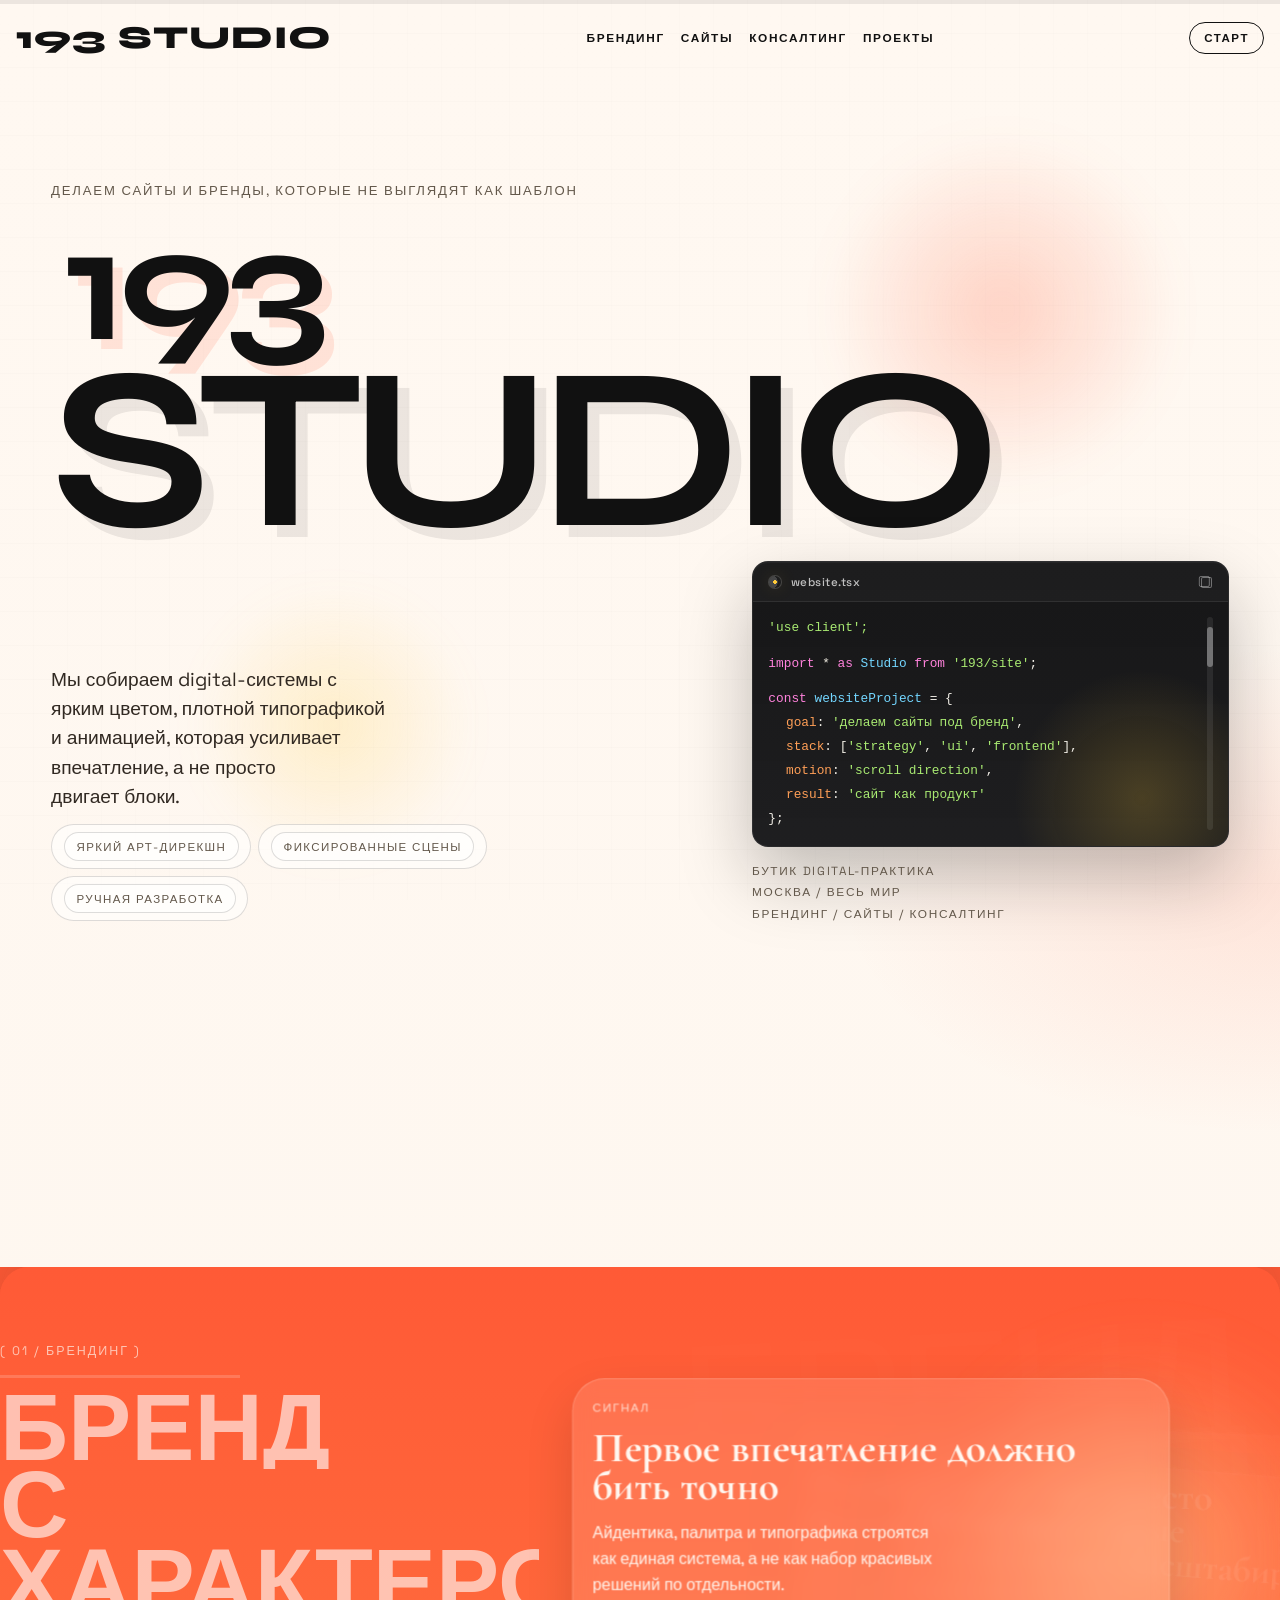
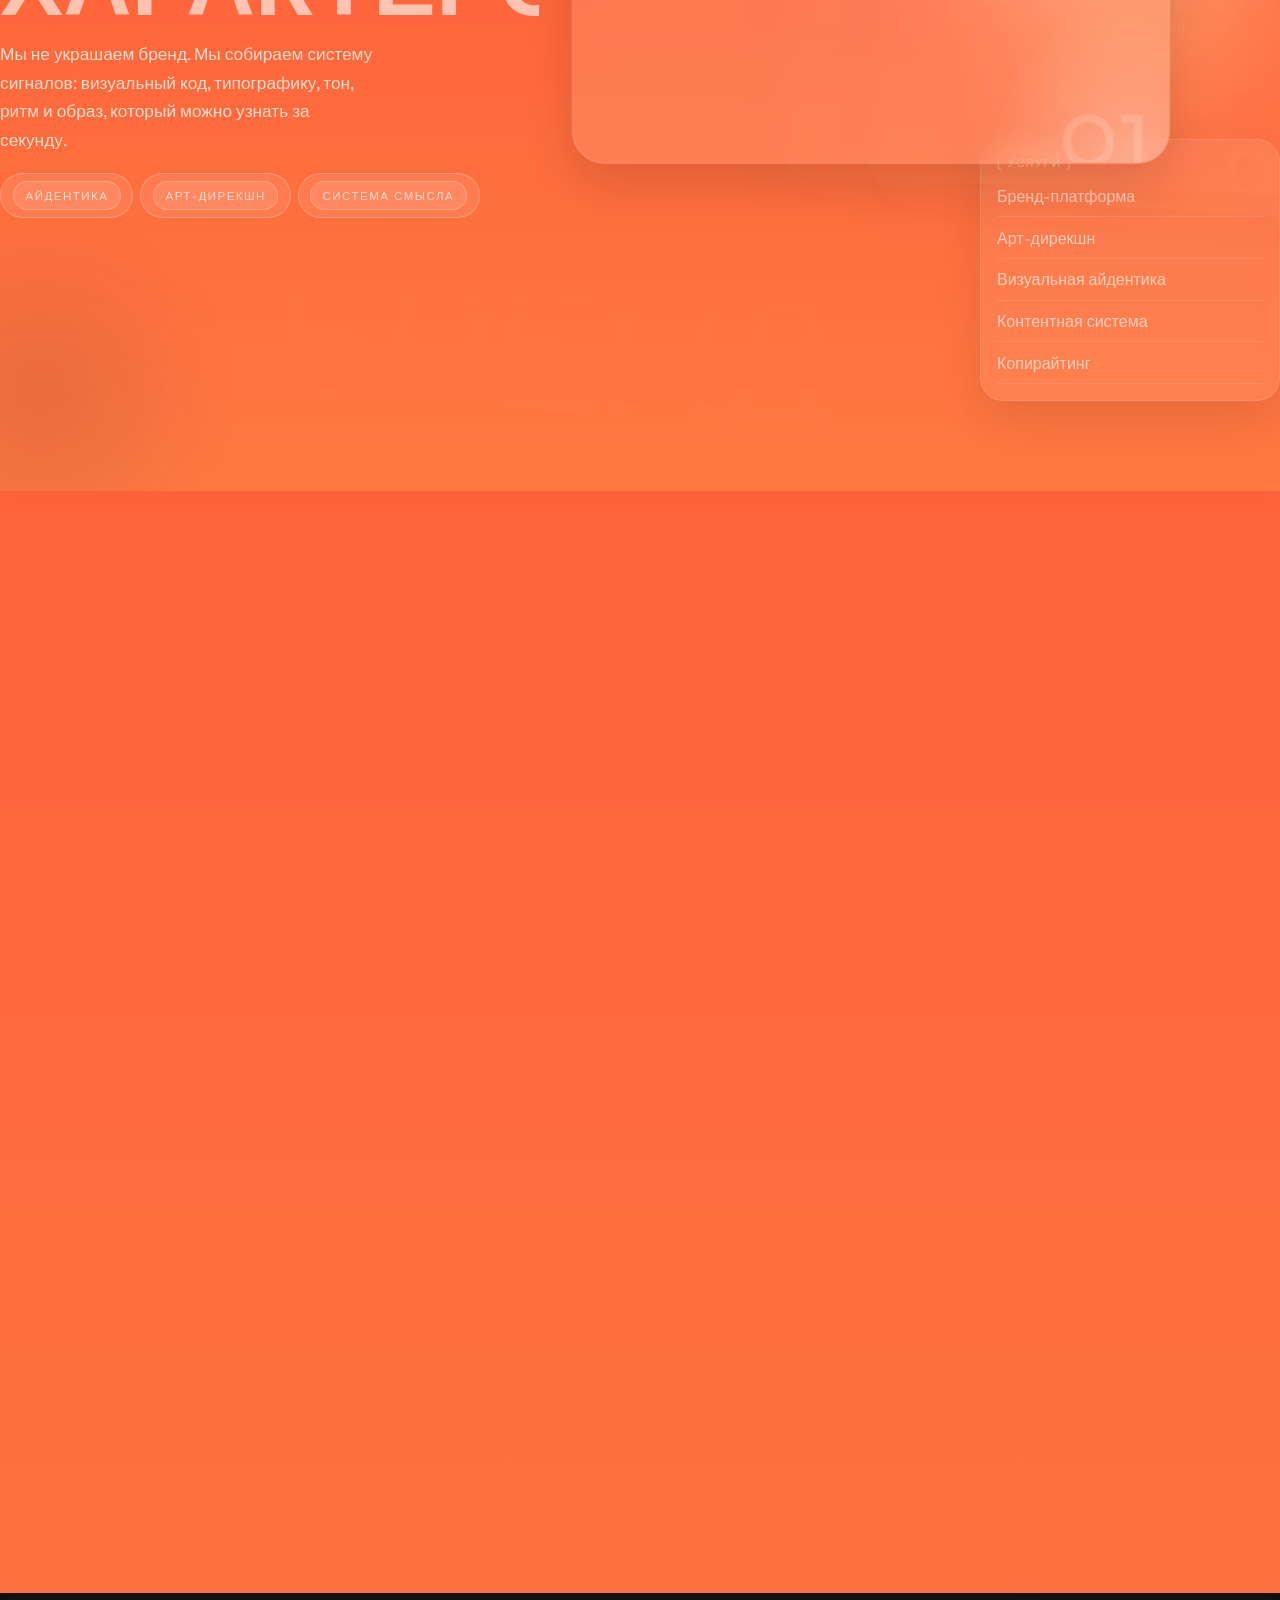
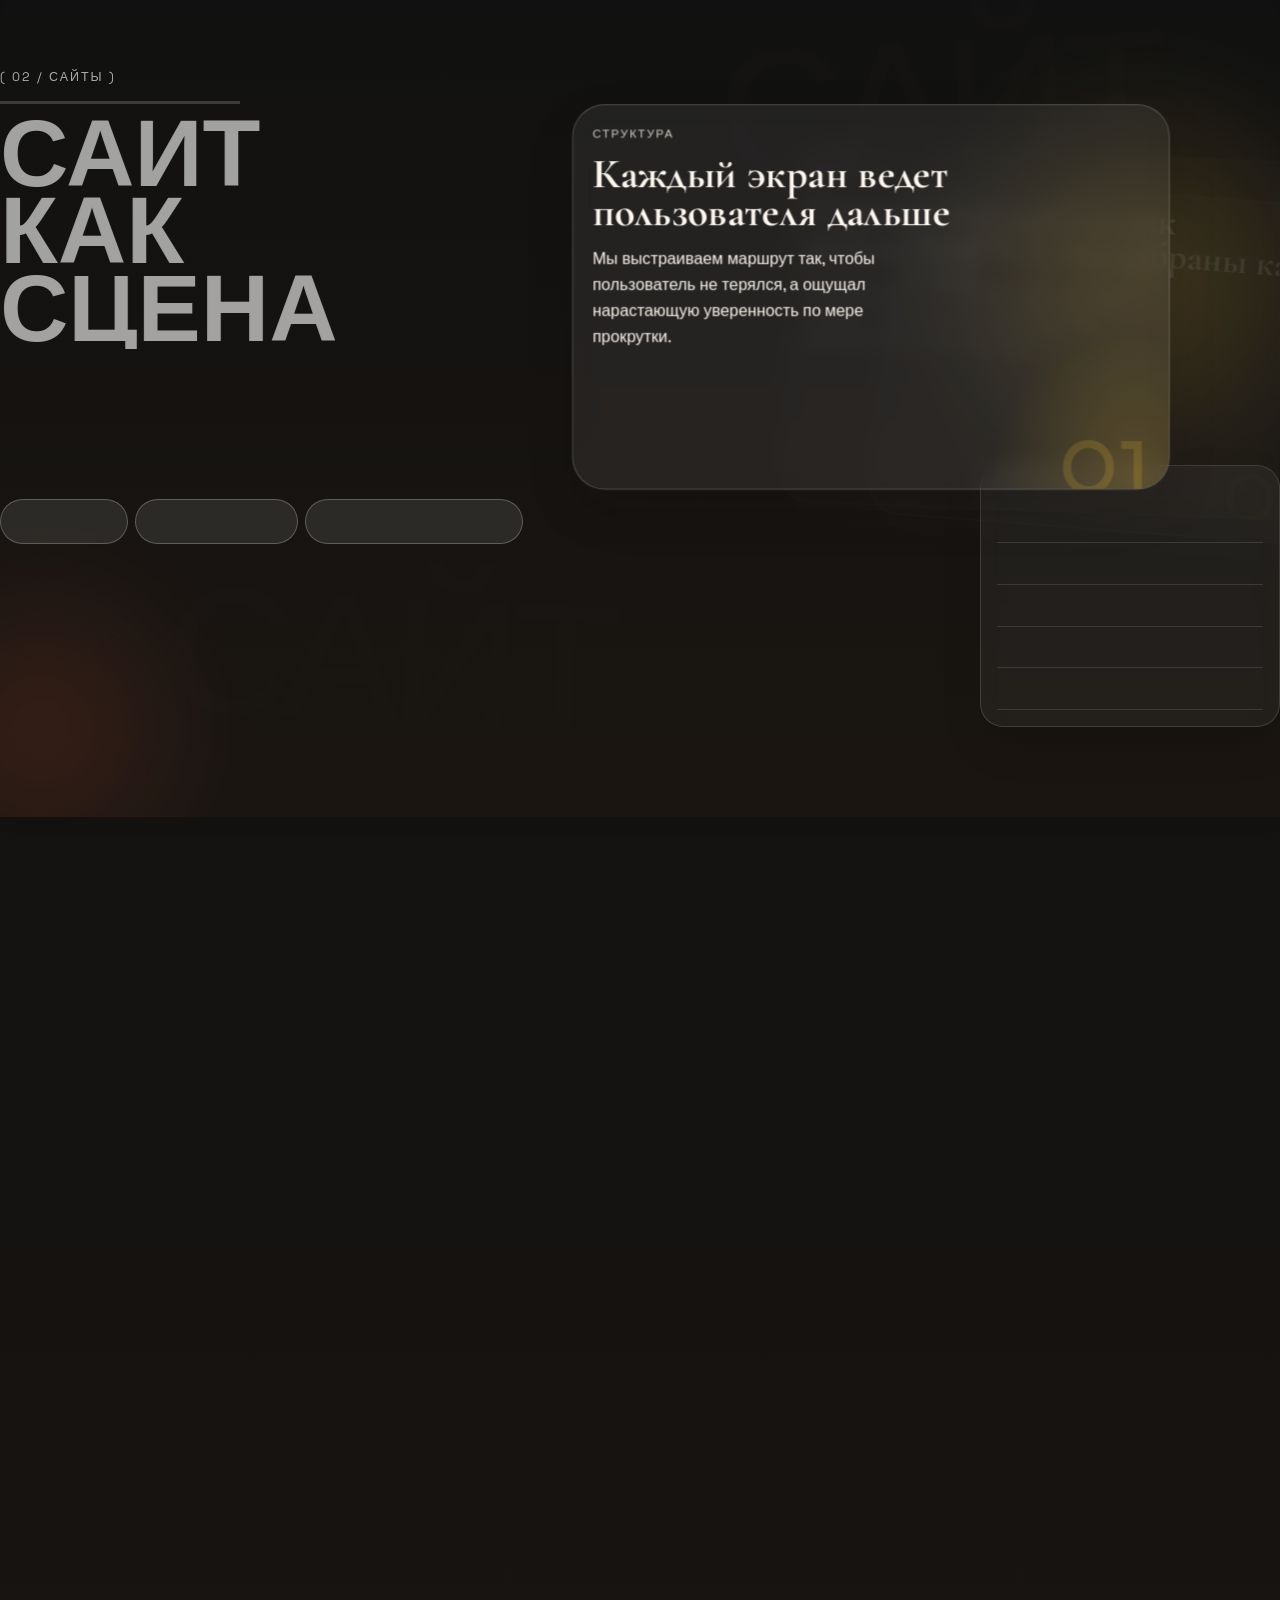
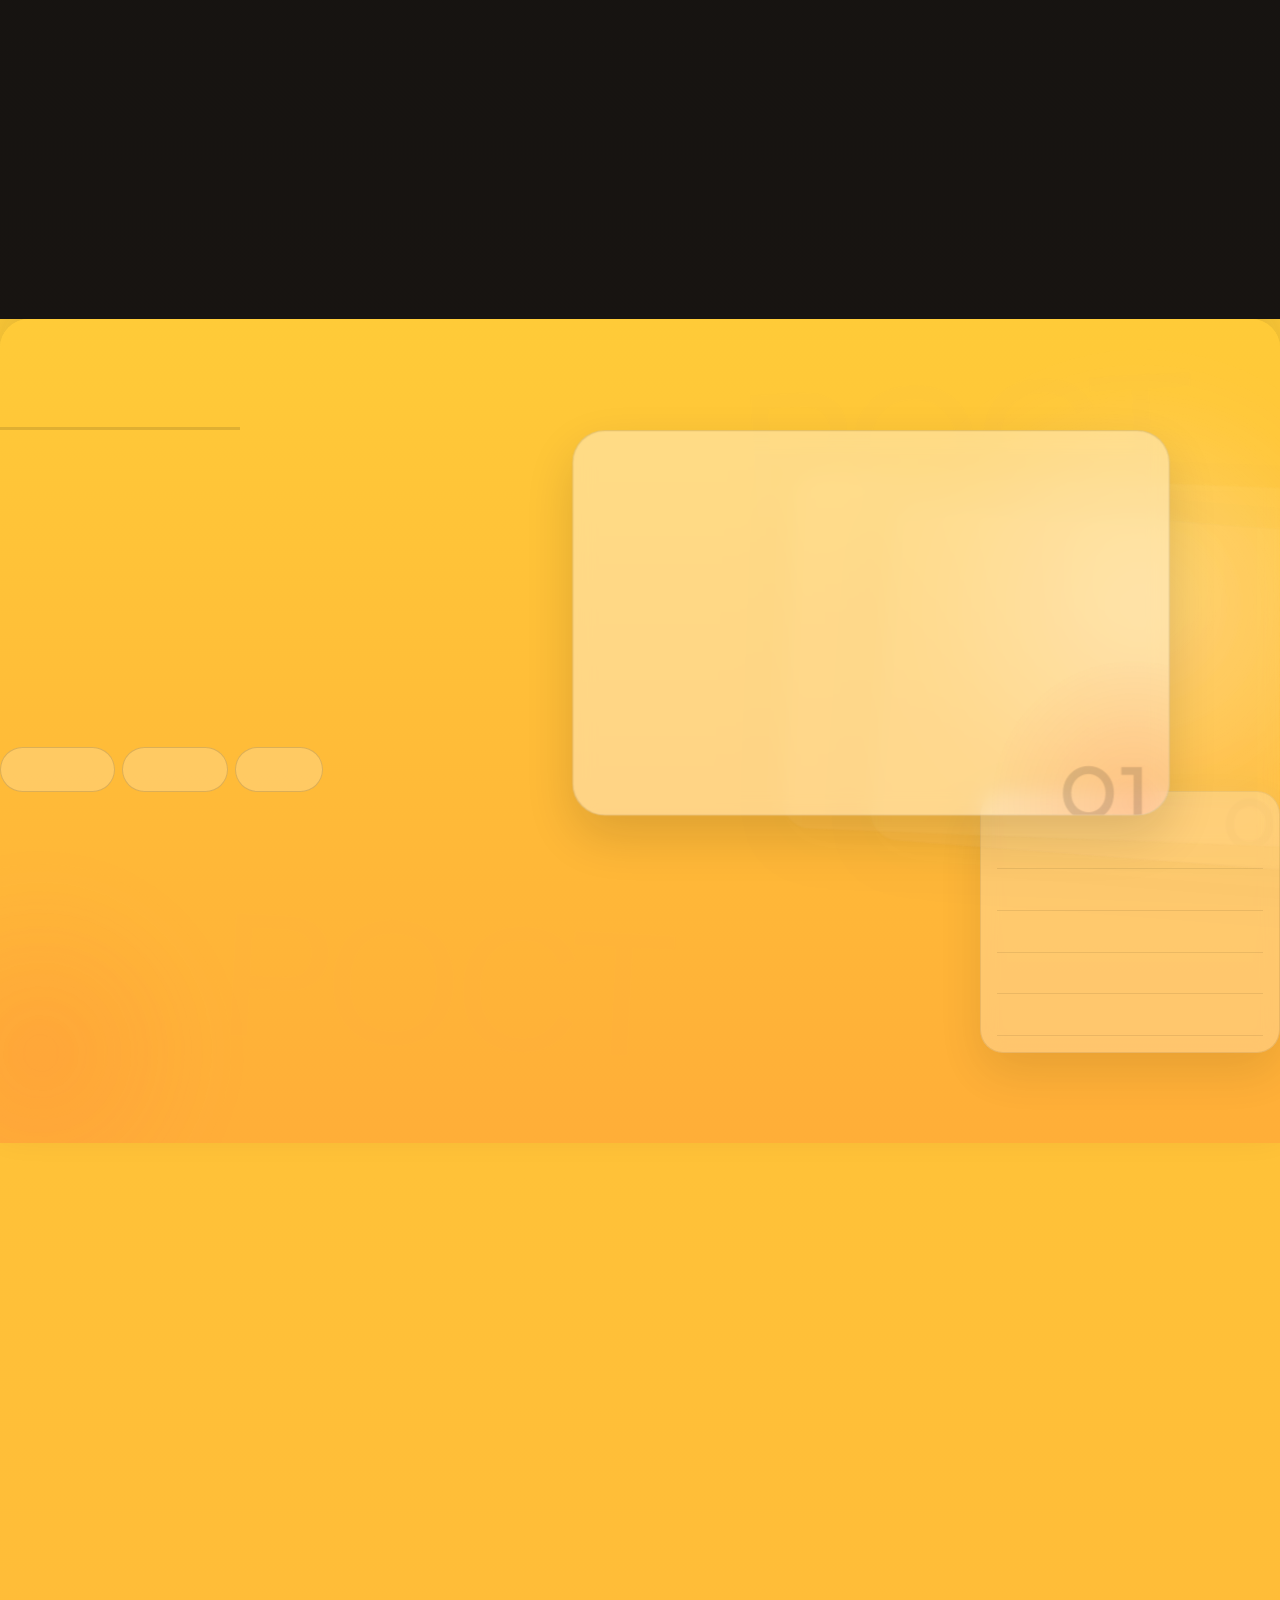
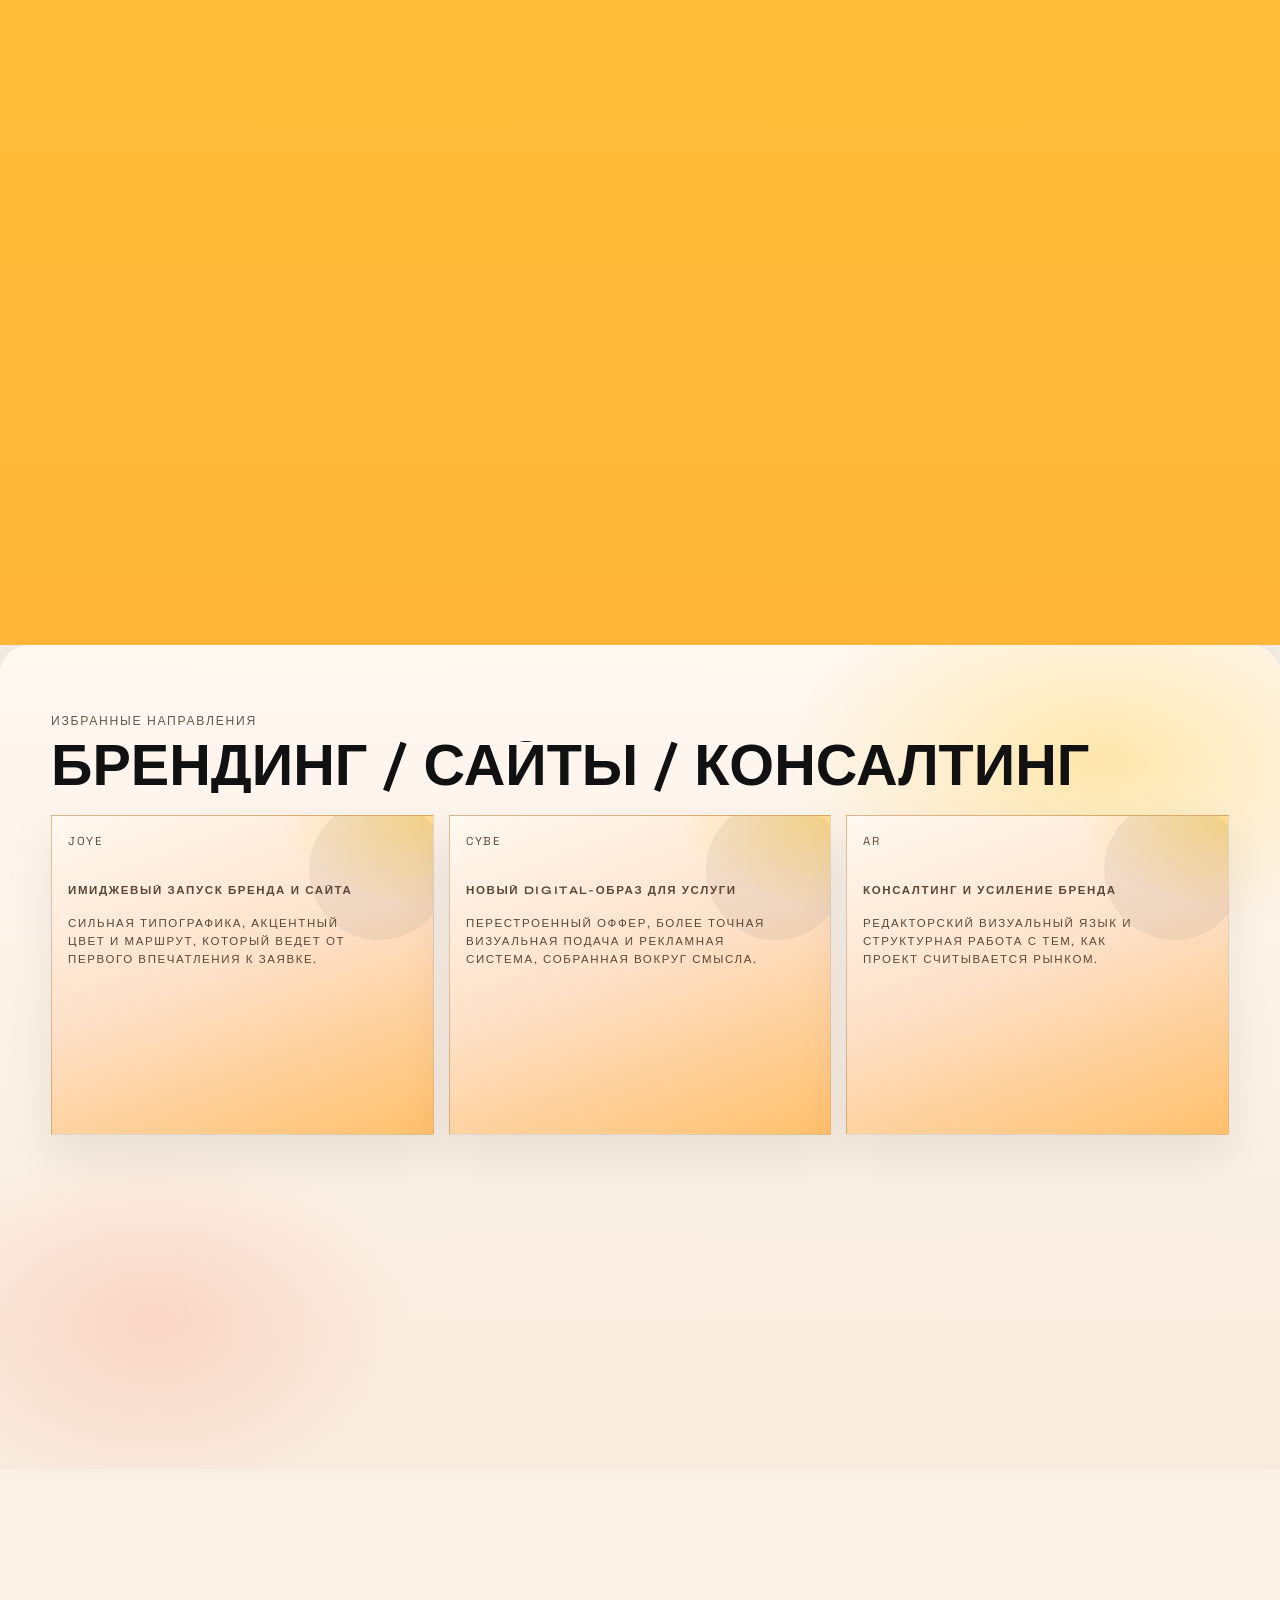
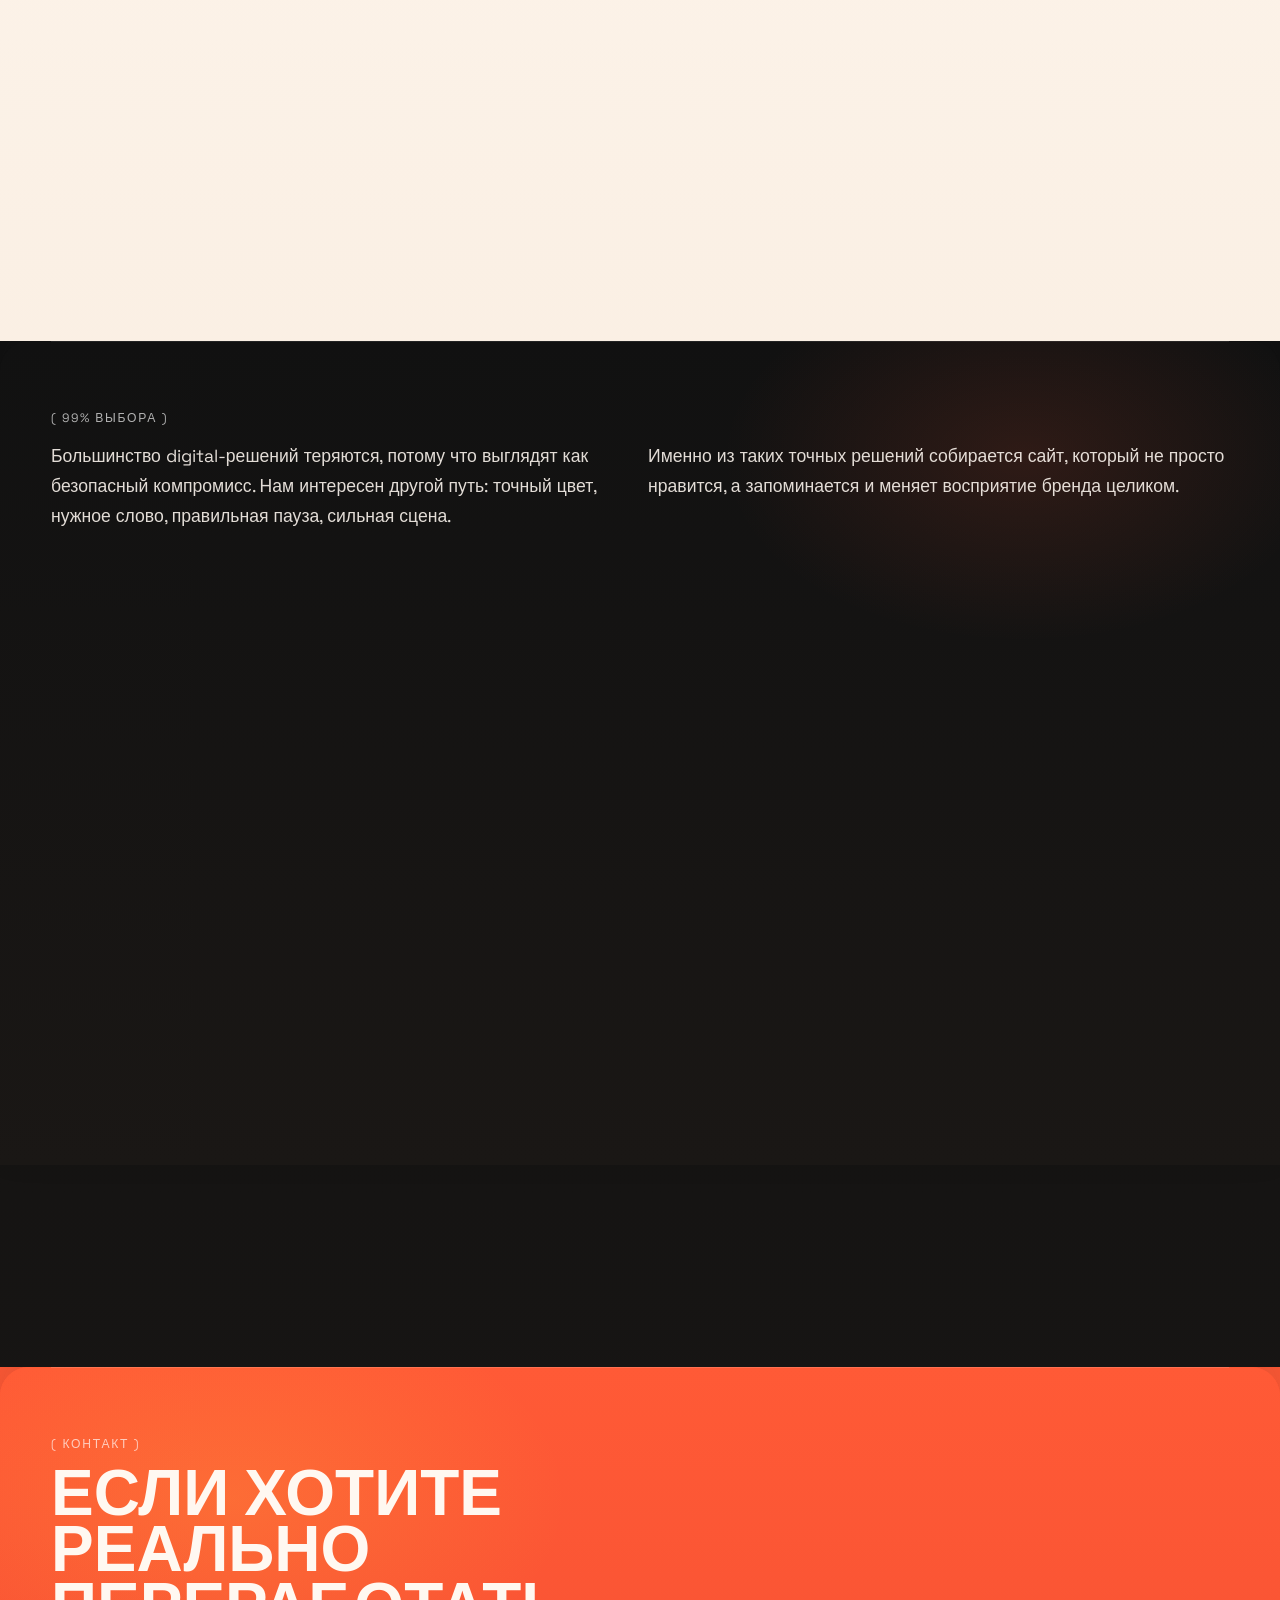
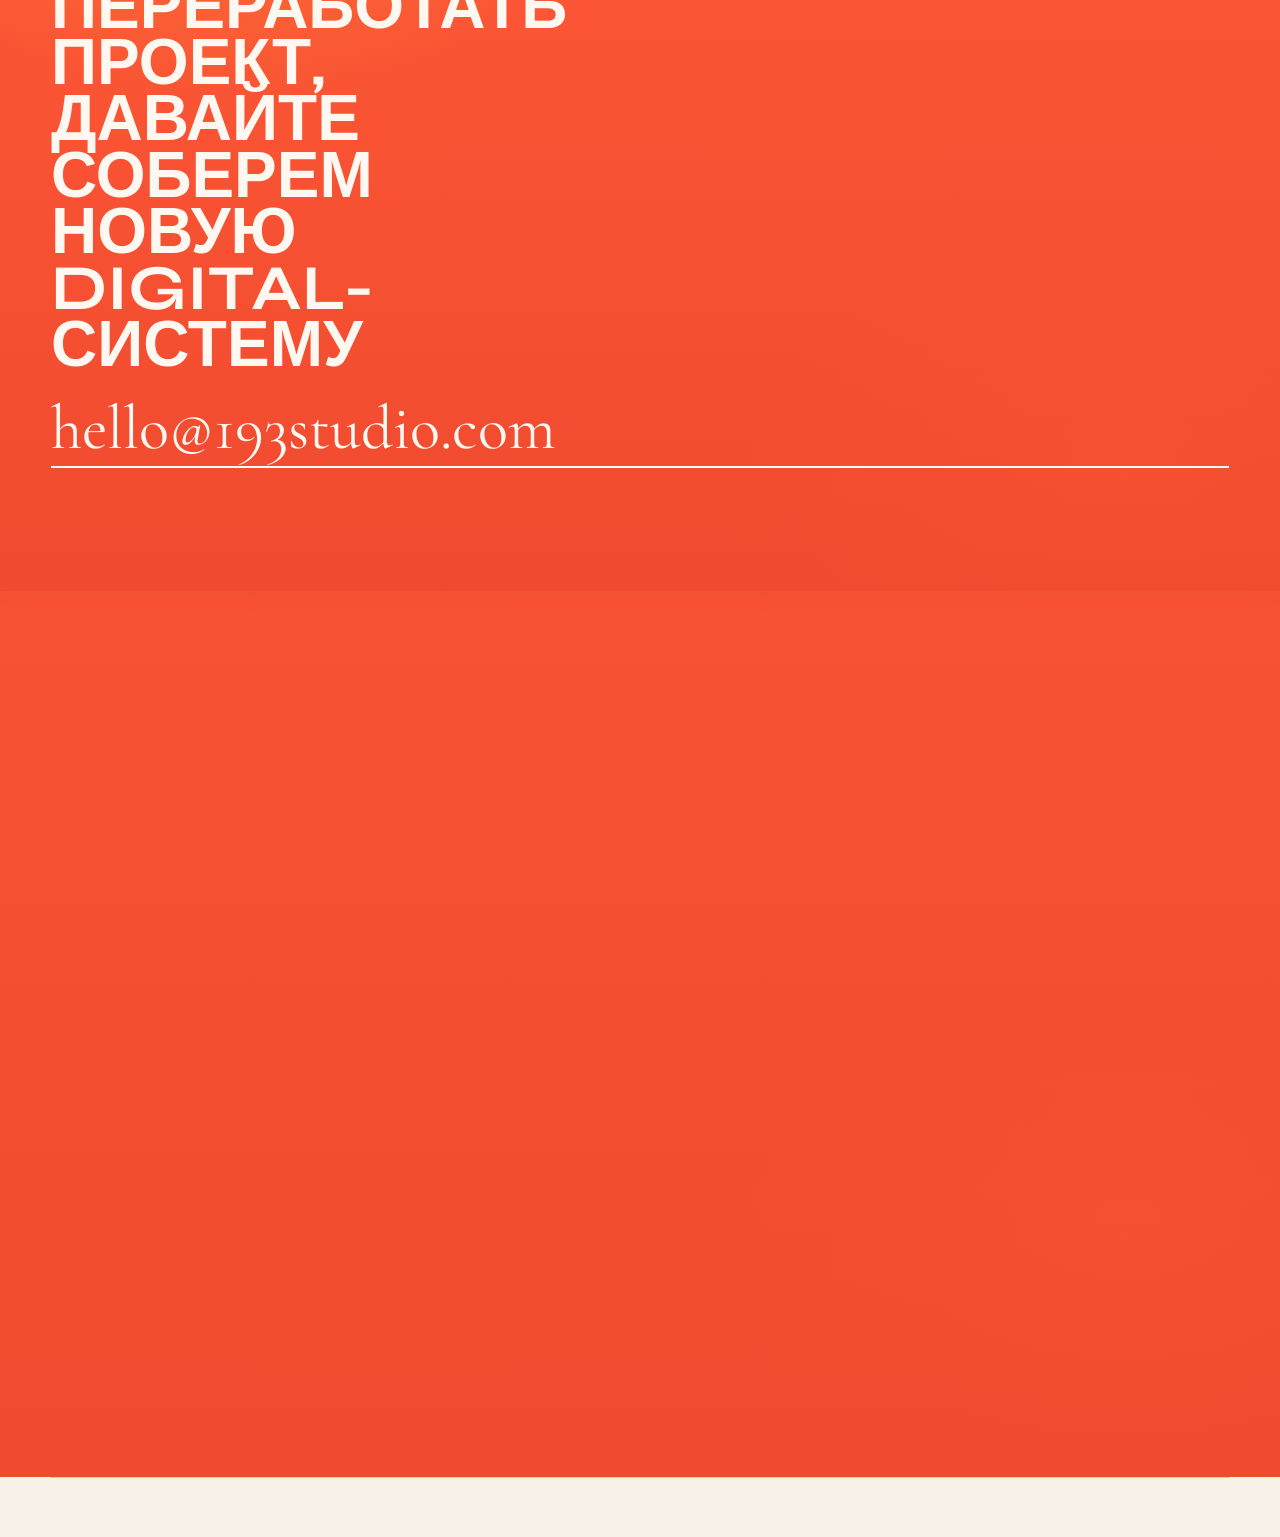
<file: index.html>
﻿<!DOCTYPE html>
<html lang="ru">
<head>
  <meta charset="UTF-8" />
  <meta name="viewport" content="width=device-width, initial-scale=1.0" />
  <title>193 Studio - брендинг, сайты и digital-системы</title>
  <meta name="description" content="193 Studio - яркие digital-системы с сильной типографикой, режиссурой скролла и кастомной разработкой." />
  <link rel="preconnect" href="https://fonts.googleapis.com" />
  <link rel="preconnect" href="https://fonts.gstatic.com" crossorigin />
  <link href="https://fonts.googleapis.com/css2?family=Cormorant+Garamond:wght@500;600;700&family=Space+Grotesk:wght@400;500;700&family=Syne:wght@500;700;800&display=swap" rel="stylesheet" />
  <link rel="stylesheet" href="styles.css?v=20260405-26" />
</head>
<body>
  <div class="scroll-progress" aria-hidden="true"><span id="scrollProgress"></span></div>
  <div class="site-intro" id="siteIntro" aria-hidden="true">
    <div class="site-intro__wave-shell" id="siteIntroLogo">
      <span class="site-intro__wave-glow" aria-hidden="true"></span>
    </div>
  </div>

  <header class="topbar" id="topbar">
    <a class="brand" href="#home">193 STUDIO</a>
    <nav class="topnav">
      <a href="#branding">Брендинг</a>
      <a href="#website">Сайты</a>
      <a href="#consulting">Консалтинг</a>
      <a href="#projects">Проекты</a>
    </nav>
    <a class="top-cta" href="#contact">Старт</a>
  </header>

  <main id="home">
    <section class="hero stack-scene" aria-label="Первый экран">
      <div class="hero-pin stack-pin">
        <div class="hero-shell section-wrap">
          <div class="hero-grid">
            <div class="hero-main">
              <p class="hero-kicker">Делаем сайты и бренды, которые не выглядят как шаблон</p>
              <div class="hero-title-wrap" aria-label="193 Studio">
                <h1 class="hero-line hero-line-top" data-text="193">193</h1>
                <h1 class="hero-line hero-line-bottom" data-text="STUDIO">STUDIO</h1>
              </div>
              <div class="hero-bottom">
                <div class="hero-summary">
                  <p>Мы собираем digital-системы с ярким цветом, плотной типографикой и анимацией, которая усиливает впечатление, а не просто двигает блоки.</p>
                  <div class="hero-pills">
                    <span>яркий арт-дирекшн</span>
                    <span>фиксированные сцены</span>
                    <span>ручная разработка</span>
                  </div>
                </div>
                <div class="hero-side" data-drift="0.08">
                  <aside class="hero-codecard" aria-label="Кодовая карточка">
                    <div class="hero-codecard__bar">
                      <span class="hero-codecard__dots" aria-hidden="true"></span>
                      <span class="hero-codecard__file">website.tsx</span>
                      <span class="hero-codecard__copy" aria-hidden="true"></span>
                    </div>
                    <div class="hero-codecard__body">
                      <div class="hero-codecard__editor" aria-hidden="true">
                        <div class="code-line" style="--line-delay:0.08s"><span class="code-string">'use client';</span></div>
                        <div class="code-line code-line--gap" style="--line-delay:0.12s"></div>
                        <div class="code-line" style="--line-delay:0.18s"><span class="code-keyword">import</span> <span class="code-operator">*</span> <span class="code-keyword">as</span> <span class="code-name">Studio</span> <span class="code-keyword">from</span> <span class="code-string">'193/site'</span>;</div>
                        <div class="code-line code-line--gap" style="--line-delay:0.22s"></div>
                        <div class="code-line" style="--line-delay:0.3s"><span class="code-keyword">const</span> <span class="code-name">websiteProject</span> = {</div>
                        <div class="code-line code-line--indent" style="--line-delay:0.38s"><span class="code-key">goal</span>: <span class="code-string">'делаем сайты под бренд'</span>,</div>
                        <div class="code-line code-line--indent" style="--line-delay:0.46s"><span class="code-key">stack</span>: [<span class="code-string">'strategy'</span>, <span class="code-string">'ui'</span>, <span class="code-string">'frontend'</span>],</div>
                        <div class="code-line code-line--indent" style="--line-delay:0.54s"><span class="code-key">motion</span>: <span class="code-string">'scroll direction'</span>,</div>
                        <div class="code-line code-line--indent" style="--line-delay:0.62s"><span class="code-key">result</span>: <span class="code-string">'сайт как продукт'</span></div>
                        <div class="code-line" style="--line-delay:0.7s">};</div>
                      </div>
                      <span class="hero-codecard__scroll" aria-hidden="true"></span>
                    </div>
                  </aside>
                  <div class="hero-meta-group">
                    <p class="hero-meta">Бутик digital-практика</p>
                    <p class="hero-meta">Москва / весь мир</p>
                    <p class="hero-meta">Брендинг / сайты / консалтинг</p>
                  </div>
                </div>
              </div>
            </div>
          </div>
        </div>
      </div>
    </section>

    <section class="ticker" aria-label="Маркировка услуг">
      <div class="ticker-track">
        <span>БРЕНДИНГ</span>
        <span>СТРУКТУРА</span>
        <span>САЙТЫ</span>
        <span>СКРОЛЛ-РИТМ</span>
        <span>КОНСАЛТИНГ</span>
        <span>БРЕНДИНГ</span>
        <span>СТРУКТУРА</span>
        <span>САЙТЫ</span>
        <span>СКРОЛЛ-РИТМ</span>
        <span>КОНСАЛТИНГ</span>
      </div>
    </section>

    <section class="story-stage stage-branding" id="branding">
      <div class="stage-pin section-wrap">
        <div class="stage-ghost" aria-hidden="true">
          <span>БРЕНД</span>
          <span>БРЕНД</span>
        </div>
        <div class="stage-copy reveal" data-drift="0.04">
          <p class="stage-label">( 01 / БРЕНДИНГ )</p>
          <div class="stage-progressline"><span></span></div>
          <h2 class="stage-title">
            <span>Бренд</span>
            <span>с характером</span>
          </h2>
          <p class="stage-text">Мы не украшаем бренд. Мы собираем систему сигналов: визуальный код, типографику, тон, ритм и образ, который можно узнать за секунду.</p>
          <div class="stage-tags">
            <span>айдентика</span>
            <span>арт-дирекшн</span>
            <span>система смысла</span>
          </div>
        </div>

        <div class="stage-panels">
          <article class="stage-panel" data-panel-id="01" data-panel-index="0">
            <span class="panel-kicker">Сигнал</span>
            <strong>Первое впечатление должно бить точно</strong>
            <p>Айдентика, палитра и типографика строятся как единая система, а не как набор красивых решений по отдельности.</p>
          </article>
          <article class="stage-panel" data-panel-id="02" data-panel-index="1">
            <span class="panel-kicker">Голос</span>
            <strong>Редакторский тон вместо безликой подачи</strong>
            <p>Мы настраиваем язык бренда так, чтобы он был острым, запоминающимся и связанным с визуалом.</p>
          </article>
          <article class="stage-panel" data-panel-id="03" data-panel-index="2">
            <span class="panel-kicker">Система</span>
            <strong>Решения, которые выдерживают масштабирование</strong>
            <p>После запуска проект не разваливается: у него уже есть своя логика, правила и точки роста.</p>
          </article>
          <aside class="stage-services reveal">
            <p>( УСЛУГИ )</p>
            <ul>
              <li>Бренд-платформа</li>
              <li>Арт-дирекшн</li>
              <li>Визуальная айдентика</li>
              <li>Контентная система</li>
              <li>Копирайтинг</li>
            </ul>
          </aside>
        </div>
      </div>
    </section>

    <section class="story-stage stage-website" id="website">
      <div class="stage-pin section-wrap">
        <div class="stage-ghost" aria-hidden="true">
          <span>САЙТ</span>
          <span>САЙТ</span>
        </div>
        <div class="stage-copy reveal" data-drift="0.04">
          <p class="stage-label">( 02 / САЙТЫ )</p>
          <div class="stage-progressline"><span></span></div>
          <h2 class="stage-title">
            <span>Сайт</span>
            <span>как сцена</span>
          </h2>
          <p class="stage-text">Хороший сайт не заканчивается первым экраном. Он разворачивается слоями: сначала интригует, потом объясняет, потом убеждает и фиксирует решение.</p>
          <div class="stage-tags">
            <span>UX-логика</span>
            <span>скролл-сцены</span>
            <span>кастомный фронтенд</span>
          </div>
        </div>

        <div class="stage-panels">
          <article class="stage-panel" data-panel-id="01" data-panel-index="0">
            <span class="panel-kicker">Структура</span>
            <strong>Каждый экран ведет пользователя дальше</strong>
            <p>Мы выстраиваем маршрут так, чтобы пользователь не терялся, а ощущал нарастающую уверенность по мере прокрутки.</p>
          </article>
          <article class="stage-panel" data-panel-id="02" data-panel-index="1">
            <span class="panel-kicker">Анимация</span>
            <strong>Скролл ощущается как режиссура</strong>
            <p>Фиксированные сцены, смена акцентов, ритм панелей и типографики создают чувство движения без визуального шума.</p>
          </article>
          <article class="stage-panel" data-panel-id="03" data-panel-index="2">
            <span class="panel-kicker">Реализация</span>
            <strong>Дизайн и код собраны как один язык</strong>
            <p>Поэтому интерфейс выглядит цельно на десктопе и мобильных, а не распадается на отдельные эффекты.</p>
          </article>
          <aside class="stage-services reveal">
            <p>( УСЛУГИ )</p>
            <ul>
              <li>Стратегия сайта</li>
              <li>Информационная архитектура</li>
              <li>UX/UI дизайн</li>
              <li>Фронтенд-разработка</li>
              <li>Оптимизация конверсии</li>
            </ul>
          </aside>
        </div>
      </div>
    </section>

    <section class="story-stage stage-consulting" id="consulting">
      <div class="stage-pin section-wrap">
        <div class="stage-ghost" aria-hidden="true">
          <span>РОСТ</span>
          <span>РОСТ</span>
        </div>
        <div class="stage-copy reveal" data-drift="0.04">
          <p class="stage-label">( 03 / КОНСАЛТИНГ )</p>
          <div class="stage-progressline"><span></span></div>
          <h2 class="stage-title">
            <span>Консалтинг</span>
            <span>и рост</span>
          </h2>
          <p class="stage-text">Мы используем консалтинг, чтобы усилить то, что рынок считывает первым: предложение, упаковку, рекламную логику и общую силу восприятия.</p>
          <div class="stage-tags">
            <span>реклама</span>
            <span>анализ</span>
            <span>рост</span>
          </div>
        </div>

        <div class="stage-panels">
          <article class="stage-panel" data-panel-id="01" data-panel-index="0">
            <span class="panel-kicker">Фокус</span>
            <strong>Сначала правильный угол, потом масштаб</strong>
            <p>Без точного угла даже сильный бюджет не создаст устойчивую систему роста.</p>
          </article>
          <article class="stage-panel" data-panel-id="02" data-panel-index="1">
            <span class="panel-kicker">Анализ</span>
            <strong>Мы убираем шум и оставляем ядро</strong>
            <p>Смотрим на бренд, оффер и поведение аудитории так, чтобы решение было не эффектным, а рабочим.</p>
          </article>
          <article class="stage-panel" data-panel-id="03" data-panel-index="2">
            <span class="panel-kicker">Результат</span>
            <strong>Бизнес-логика и визуальная подача больше не спорят</strong>
            <p>Когда стратегия и визуал совпадают, проект начинает выглядеть дороже и работать точнее.</p>
          </article>
          <aside class="stage-services reveal">
            <p>( УСЛУГИ )</p>
            <ul>
              <li>Стратегия рекламных кампаний</li>
              <li>Оптимизация кампаний</li>
              <li>Анализ бренда</li>
              <li>Консалтинг</li>
              <li>Воронки и автоматизация</li>
            </ul>
          </aside>
        </div>
      </div>
    </section>

    <section class="projects stack-scene" id="projects">
      <div class="projects-pin stack-pin">
        <div class="projects-surface section-wrap">
          <div class="projects-head reveal">
            <p>ИЗБРАННЫЕ НАПРАВЛЕНИЯ</p>
            <h2>Брендинг / сайты / консалтинг</h2>
          </div>
          <div class="projects-grid">
            <a class="project-card reveal" href="#contact">
              <span>JOYE</span>
              <h3>Имиджевый запуск бренда и сайта</h3>
              <p>Сильная типографика, акцентный цвет и маршрут, который ведет от первого впечатления к заявке.</p>
            </a>
            <a class="project-card reveal" href="#contact">
              <span>CYBE</span>
              <h3>Новый digital-образ для услуги</h3>
              <p>Перестроенный оффер, более точная визуальная подача и рекламная система, собранная вокруг смысла.</p>
            </a>
            <a class="project-card reveal" href="#contact">
              <span>AR</span>
              <h3>Консалтинг и усиление бренда</h3>
              <p>Редакторский визуальный язык и структурная работа с тем, как проект считывается рынком.</p>
            </a>
          </div>
        </div>
      </div>
    </section>

    <section class="manifest stack-scene">
      <div class="manifest-pin stack-pin">
        <div class="manifest-surface section-wrap">
          <p class="manifest-label reveal">( 99% ВЫБОРА )</p>
          <div class="manifest-grid">
            <p class="reveal">Большинство digital-решений теряются, потому что выглядят как безопасный компромисс. Нам интересен другой путь: точный цвет, нужное слово, правильная пауза, сильная сцена.</p>
            <p class="reveal">Именно из таких точных решений собирается сайт, который не просто нравится, а запоминается и меняет восприятие бренда целиком.</p>
          </div>
        </div>
      </div>
    </section>

    <section class="contact stack-scene" id="contact">
      <div class="contact-pin stack-pin">
        <div class="contact-surface section-wrap">
          <p class="manifest-label reveal">( КОНТАКТ )</p>
          <h2 class="reveal">Если хотите реально переработать проект, давайте соберем новую digital-систему</h2>
          <a class="mail reveal" href="mailto:hello@193studio.com">hello@193studio.com</a>
        </div>
      </div>
    </section>
  </main>

  <footer class="footer section-wrap">
    <p>193 Studio</p>
    <p>Москва / весь мир</p>
    <p>Брендинг + сайты + консалтинг</p>
  </footer>

  <script src="script.js?v=20260405-26"></script>
</body>
</html>
</file>
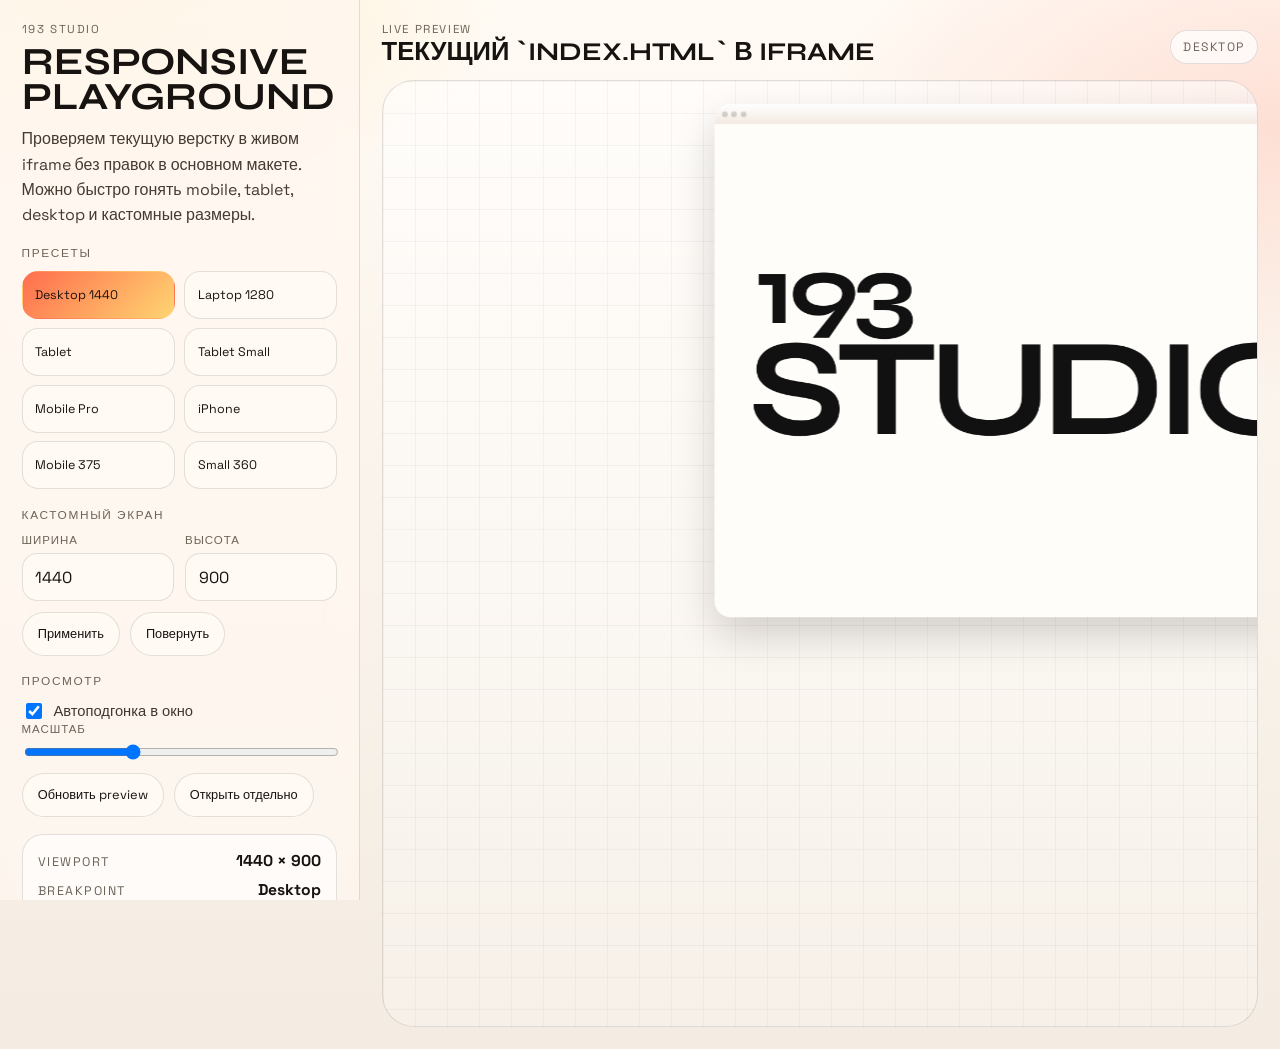
<file: playground.html>
﻿<!DOCTYPE html>
<html lang="ru">
<head>
  <meta charset="UTF-8" />
  <meta name="viewport" content="width=device-width, initial-scale=1.0" />
  <title>193 Studio Playground</title>
  <meta name="description" content="Playground для проверки адаптаций 193 Studio на разных экранах." />
  <link rel="preconnect" href="https://fonts.googleapis.com" />
  <link rel="preconnect" href="https://fonts.gstatic.com" crossorigin />
  <link href="https://fonts.googleapis.com/css2?family=Space+Grotesk:wght@400;500;700&family=Syne:wght@500;700;800&display=swap" rel="stylesheet" />
  <link rel="stylesheet" href="playground.css?v=20260404-2" />
</head>
<body>
  <div class="playground-shell">
    <aside class="playground-sidebar">
      <div class="sidebar-block">
        <p class="eyebrow">193 Studio</p>
        <h1>Responsive Playground</h1>
        <p class="sidebar-copy">Проверяем текущую верстку в живом iframe без правок в основном макете. Можно быстро гонять mobile, tablet, desktop и кастомные размеры.</p>
      </div>

      <div class="sidebar-block">
        <p class="block-title">Пресеты</p>
        <div class="preset-grid" id="presetGrid">
          <button class="preset-button is-active" data-width="1440" data-height="900">Desktop 1440</button>
          <button class="preset-button" data-width="1280" data-height="800">Laptop 1280</button>
          <button class="preset-button" data-width="1024" data-height="1366">Tablet</button>
          <button class="preset-button" data-width="820" data-height="1180">Tablet Small</button>
          <button class="preset-button" data-width="430" data-height="932">Mobile Pro</button>
          <button class="preset-button" data-width="390" data-height="844">iPhone</button>
          <button class="preset-button" data-width="375" data-height="812">Mobile 375</button>
          <button class="preset-button" data-width="360" data-height="800">Small 360</button>
        </div>
      </div>

      <div class="sidebar-block">
        <p class="block-title">Кастомный экран</p>
        <div class="custom-grid">
          <label class="field">
            <span>Ширина</span>
            <input id="widthInput" type="number" min="280" max="2560" step="1" value="1440" />
          </label>
          <label class="field">
            <span>Высота</span>
            <input id="heightInput" type="number" min="480" max="1800" step="1" value="900" />
          </label>
        </div>
        <div class="action-row">
          <button class="ghost-button" id="applyCustom">Применить</button>
          <button class="ghost-button" id="swapViewport">Повернуть</button>
        </div>
      </div>

      <div class="sidebar-block">
        <p class="block-title">Просмотр</p>
        <label class="toggle">
          <input id="autoFitToggle" type="checkbox" checked />
          <span>Автоподгонка в окно</span>
        </label>
        <label class="field range-field">
          <span>Масштаб</span>
          <input id="zoomRange" type="range" min="35" max="100" step="1" value="100" />
        </label>
        <div class="action-row">
          <button class="ghost-button" id="reloadFrame">Обновить preview</button>
          <a class="ghost-button link-button" href="./index.html" target="_blank" rel="noreferrer">Открыть отдельно</a>
        </div>
      </div>

      <div class="sidebar-block sidebar-meta">
        <div class="meta-row">
          <span>Viewport</span>
          <strong id="viewportLabel">1440 × 900</strong>
        </div>
        <div class="meta-row">
          <span>Breakpoint</span>
          <strong id="breakpointLabel">Desktop</strong>
        </div>
        <div class="meta-row">
          <span>Scale</span>
          <strong id="scaleLabel">100%</strong>
        </div>
      </div>
    </aside>

    <main class="playground-stage">
      <header class="stage-toolbar">
        <div>
          <p class="eyebrow">Live Preview</p>
          <h2>Текущий `index.html` в iframe</h2>
        </div>
        <div class="toolbar-pill" id="toolbarPill">Desktop</div>
      </header>

      <div class="stage-canvas" id="stageCanvas">
        <div class="viewport-frame" id="viewportFrame">
          <div class="viewport-chrome">
            <span></span>
            <span></span>
            <span></span>
          </div>
          <iframe
            id="previewFrame"
            class="preview-frame"
            title="193 Studio preview"
            src="./index.html"
            loading="eager"></iframe>
        </div>
      </div>
    </main>
  </div>

  <script src="playground.js?v=20260404-2"></script>
</body>
</html>
</file>
<file: styles.css>
:root {
  --bg: #f8f1e8;
  --bg-soft: #f4e1cf;
  --ink: #111111;
  --muted: #63584b;
  --line: rgba(17, 17, 17, 0.14);
  --cream: #fff8f1;
  --coral: #ff5a36;
  --orange: #ff8b3d;
  --yellow: #ffcb38;
  --shadow: 0 28px 64px rgba(17, 17, 17, 0.14);
  --intro-left: 50vw;
  --intro-top: 50vh;
  --intro-width: min(88vw, 980px);
  --intro-height: auto;
  --intro-edge: -18%;
  --intro-wave-x: -24;
  --intro-wave-o: 0.32;
}

* {
  box-sizing: border-box;
}

html,
body {
  margin: 0;
  padding: 0;
}

html {
  scroll-behavior: smooth;
}

body {
  font-family: "Space Grotesk", sans-serif;
  color: var(--ink);
  background:
    radial-gradient(960px 520px at 15% -6%, rgba(255, 203, 56, 0.22), transparent 62%),
    radial-gradient(760px 420px at 100% 8%, rgba(255, 90, 54, 0.12), transparent 58%),
    linear-gradient(180deg, #fff8f1 0%, var(--bg) 100%);
  overflow-x: hidden;
}

body.intro-lock {
  overflow: hidden;
}

body::before {
  content: "";
  position: fixed;
  inset: 0;
  z-index: 1;
  pointer-events: none;
  opacity: 0.13;
  background-image:
    linear-gradient(transparent 96%, rgba(17, 17, 17, 0.09) 96%),
    linear-gradient(90deg, transparent 96%, rgba(17, 17, 17, 0.07) 96%);
  background-size: 34px 34px;
}

main,
header,
footer {
  position: relative;
  z-index: 2;
}

.site-intro {
  position: fixed;
  inset: 0;
  z-index: 260;
  background: #fffdf9;
  pointer-events: none;
  opacity: 1;
  transition: opacity 0.62s cubic-bezier(0.22, 1, 0.36, 1), visibility 0.62s ease;
}

.site-intro::before {
  content: "";
  position: absolute;
  inset: 0;
  background: #fffdf9;
}

.site-intro.is-hidden {
  opacity: 0;
  visibility: hidden;
}

.site-intro__wave-shell {
  position: fixed;
  left: var(--intro-left);
  top: var(--intro-top);
  width: var(--intro-width);
  height: var(--intro-height);
  pointer-events: none;
  z-index: 268;
}

.site-intro__wave-glow {
  display: none;
}

body.intro-active .hero-kicker,
body.intro-active .hero-bottom {
  opacity: 0;
}

body.intro-active main {
  z-index: 280;
}

body.intro-active .topbar,
body.intro-active .scroll-progress {
  opacity: 0;
}

body.intro-active::before {
  opacity: 0;
}

body.intro-active .hero-shell,
body.intro-active .hero-main,
body.intro-active .hero-title-wrap {
  transform: none;
}

body.intro-active .hero-shell::before,
body.intro-active .hero-shell::after {
  opacity: 0;
}

body.intro-active .hero-title-wrap {
  position: fixed;
  left: var(--intro-left);
  top: var(--intro-top);
  width: var(--intro-width);
  height: var(--intro-height);
  margin: 0;
  z-index: 270;
  gap: clamp(0.2rem, 0.8vh, 0.55rem);
  transform: none;
  pointer-events: none;
  align-content: start;
}

body.intro-active .hero-line {
  position: relative;
  color: transparent;
  text-shadow: none;
  -webkit-text-stroke: 1.5px rgba(17, 17, 17, 0.62);
}

body.intro-active .hero-line-top,
body.intro-active .hero-line-bottom {
  transform: none;
}

body.intro-active .hero-line::before,
body.intro-active .hero-line::after {
  content: attr(data-text);
  position: absolute;
  inset: 0;
  line-height: inherit;
  letter-spacing: inherit;
}

body.intro-active .hero-line::before {
  color: transparent;
  -webkit-text-stroke: 1.5px rgba(255, 90, 54, 0.12);
  transform: translate3d(0.03em, 0.05em, 0);
}

body.intro-active .hero-line::after {
  color: var(--ink);
  clip-path: polygon(
    0 0,
    calc(var(--intro-edge) - 14%) 0,
    calc(var(--intro-edge) - 5%) 14%,
    calc(var(--intro-edge) + 4%) 32%,
    calc(var(--intro-edge) - 3%) 50%,
    calc(var(--intro-edge) + 4%) 66%,
    calc(var(--intro-edge) - 2%) 84%,
    calc(var(--intro-edge)) 100%,
    0 100%
  );
}

body.intro-ending .hero-line {
  color: var(--ink);
  -webkit-text-stroke: 0;
}

body.intro-ending .hero-line::before,
body.intro-ending .hero-line::after,
body.intro-complete .hero-line::before,
body.intro-complete .hero-line::after {
  opacity: 0;
}

body.intro-ending .hero-title-wrap,
body.intro-ending .hero-kicker,
body.intro-ending .hero-bottom,
body.intro-complete .hero-title-wrap,
body.intro-complete .hero-kicker,
body.intro-complete .hero-bottom {
  opacity: 1;
  transition: opacity 0.55s cubic-bezier(0.22, 1, 0.36, 1), transform 0.55s cubic-bezier(0.22, 1, 0.36, 1);
}

body.intro-complete .topbar,
body.intro-complete .scroll-progress {
  opacity: 1;
  transition: opacity 0.45s ease;
}

.scroll-progress {
  position: fixed;
  left: 0;
  right: 0;
  top: 0;
  height: 4px;
  background: rgba(17, 17, 17, 0.08);
  z-index: 150;
}

.scroll-progress span {
  display: block;
  width: 0;
  height: 100%;
  background: linear-gradient(90deg, var(--coral), var(--yellow));
  box-shadow: 0 0 18px rgba(255, 90, 54, 0.44);
}

.section-wrap {
  width: min(1380px, 92vw);
  margin: 0 auto;
}

.stack-scene {
  position: relative;
  overflow: clip;
}

.stack-pin {
  position: sticky;
  top: 76px;
  min-height: calc(100vh - 76px);
  display: flex;
  align-items: stretch;
}

.hero-pin,
.stage-pin,
.projects-pin,
.manifest-pin,
.contact-pin {
  width: 100%;
}

.topbar {
  position: fixed;
  top: 0;
  left: 0;
  right: 0;
  height: 76px;
  padding: 0 1rem;
  display: grid;
  grid-template-columns: auto 1fr auto;
  align-items: center;
  gap: 1rem;
  z-index: 130;
  border-bottom: 1px solid transparent;
  transition: background 0.24s ease, border-color 0.24s ease, backdrop-filter 0.24s ease;
}

.topbar.is-solid {
  background: rgba(248, 241, 232, 0.86);
  border-color: var(--line);
  backdrop-filter: blur(12px);
}

.brand {
  text-decoration: none;
  color: inherit;
  font-family: "Syne", sans-serif;
  font-size: 2rem;
  font-weight: 800;
  letter-spacing: 0.03em;
  text-transform: uppercase;
}

.topnav {
  justify-self: center;
  display: flex;
  gap: 1rem;
}

.topnav a {
  position: relative;
  text-decoration: none;
  color: inherit;
  font-size: 0.74rem;
  font-weight: 700;
  letter-spacing: 0.14em;
  text-transform: uppercase;
}

.topnav a::after {
  content: "";
  position: absolute;
  left: 0;
  right: 0;
  bottom: -0.25rem;
  height: 1px;
  background: currentColor;
  transform: scaleX(0);
  transform-origin: left;
  transition: transform 0.22s ease;
}

.topnav a:hover::after {
  transform: scaleX(1);
}

.top-cta {
  text-decoration: none;
  color: inherit;
  border: 1px solid currentColor;
  border-radius: 999px;
  padding: 0.5rem 0.88rem;
  font-size: 0.72rem;
  font-weight: 700;
  letter-spacing: 0.13em;
  text-transform: uppercase;
  transition: transform 0.22s ease, background 0.22s ease, color 0.22s ease;
}

.top-cta:hover {
  transform: translateY(-2px);
  background: var(--ink);
  color: var(--cream);
}

.hero {
  position: relative;
  min-height: 220vh;
  padding: 0;
  overflow: clip;
  z-index: 10;
}

.hero-pin {
  z-index: 2;
}

.hero-shell {
  position: relative;
  min-height: calc(100vh - 76px);
  display: flex;
  flex-direction: column;
  justify-content: flex-start;
  padding: clamp(6.6rem, 8.5vh, 8.2rem) 0 clamp(3.2rem, 5vh, 4.6rem);
  transform: translate3d(0, var(--hero-shell-shift, 0px), 0) scale(var(--hero-shell-scale, 1));
  transform-origin: 50% 100%;
}

.hero-shell::before,
.hero-shell::after {
  content: "";
  position: absolute;
  border-radius: 50%;
  pointer-events: none;
  filter: blur(18px);
}

.hero-shell::before {
  top: 6%;
  right: 4%;
  width: 360px;
  height: 360px;
  background: radial-gradient(circle, rgba(255, 90, 54, 0.24) 0%, rgba(255, 90, 54, 0) 70%);
}

.hero-shell::after {
  left: 12%;
  bottom: 12%;
  width: 280px;
  height: 280px;
  background: radial-gradient(circle, rgba(255, 203, 56, 0.22) 0%, rgba(255, 203, 56, 0) 70%);
}

.hero-grid {
  position: relative;
  width: 100%;
  max-width: min(1320px, 100%);
  min-height: calc(100vh - 76px - clamp(9.8rem, 13vh, 12.8rem));
  margin: 0 auto;
}

.hero-meta {
  margin: 0;
  color: var(--muted);
  font-size: 0.74rem;
  letter-spacing: 0.14em;
  text-transform: uppercase;
}

.hero-main {
  position: relative;
  z-index: 2;
  display: grid;
  grid-template-rows: auto 1fr auto;
  align-content: stretch;
  gap: clamp(1rem, 1.6vw, 1.5rem);
  min-height: 100%;
  min-width: 0;
  max-width: min(100%, 84rem);
  margin: 0 auto;
  transform: translate3d(0, var(--hero-main-y, 0px), 0);
}

.hero-kicker {
  margin: 0;
  max-width: 42rem;
  color: var(--muted);
  font-size: 0.82rem;
  letter-spacing: 0.14em;
  text-transform: uppercase;
}

.hero-title-wrap {
  position: relative;
  display: flex;
  flex-direction: column;
  align-items: flex-start;
  justify-self: start;
  align-self: center;
  min-height: auto;
  gap: clamp(0.2rem, 0.8vh, 0.55rem);
  width: 100%;
  transform: translate3d(0, var(--hero-title-y, 0px), 0);
}

.hero-line {
  position: relative;
  margin: 0;
  font-family: "Syne", sans-serif;
  line-height: 0.82;
  text-transform: uppercase;
  will-change: transform;
}

.hero-line-top {
  font-size: clamp(6.6rem, 12.8vw, 10.8rem);
  letter-spacing: -0.05em;
  color: var(--ink);
  margin-left: clamp(0rem, 1.2vw, 0.8rem);
  text-shadow: 10px 10px 0 rgba(255, 90, 54, 0.14);
  transform: translate3d(var(--hero-top-x, 0px), var(--hero-top-y, 0px), 0) rotate(var(--hero-top-r, 0deg));
}

.hero-line-bottom {
  font-size: clamp(8.8rem, 18vw, 15.2rem);
  letter-spacing: -0.06em;
  color: var(--ink);
  line-height: 0.78;
  margin-top: 0;
  text-shadow: 12px 12px 0 rgba(17, 17, 17, 0.08);
  transform: translate3d(var(--hero-bottom-x, 0px), var(--hero-bottom-y, 0px), 0) rotate(var(--hero-bottom-r, 0deg));
}

.hero-bottom {
  display: grid;
  grid-template-columns: minmax(0, 1fr) minmax(320px, 0.72fr);
  gap: clamp(1.5rem, 3vw, 4rem);
  align-items: end;
  width: 100%;
  max-width: none;
  margin-top: auto;
}

.hero-summary {
  position: relative;
  z-index: 2;
  margin-top: 0;
  display: flex;
  flex-direction: column;
  align-items: flex-start;
  gap: 0.8rem;
  max-width: min(100%, 36rem);
}

.hero-summary p {
  margin: 0;
  max-width: 28ch;
  color: #312922;
  font-size: clamp(1.18rem, 1.5vw, 1.38rem);
  line-height: 1.52;
  text-wrap: pretty;
}

.hero-pills {
  display: flex;
  flex-wrap: wrap;
  justify-content: flex-start;
  gap: 0.45rem;
}

.hero-pills span {
  padding: 0.42rem 0.72rem;
  border-radius: 999px;
  border: 1px solid var(--line);
  background: rgba(255, 255, 255, 0.56);
  color: var(--muted);
  font-size: 0.72rem;
  letter-spacing: 0.12em;
  text-transform: uppercase;
}

.hero-side {
  position: relative;
  z-index: 2;
  display: grid;
  gap: 1rem;
  align-self: end;
  justify-self: end;
  width: min(100%, 31rem);
  transform: translate3d(0, var(--hero-meta-y, 0px), 0);
}

.hero-codecard {
  position: relative;
  overflow: hidden;
  border: 1px solid rgba(255, 255, 255, 0.08);
  border-radius: 1rem;
  background:
    linear-gradient(180deg, rgba(18, 18, 19, 0.985) 0%, rgba(22, 22, 24, 0.965) 100%);
  box-shadow:
    0 30px 70px rgba(17, 17, 17, 0.26),
    inset 0 1px 0 rgba(255, 255, 255, 0.04);
  color: #f5f4ef;
  opacity: 0;
  transform: translate3d(0, 26px, 0) scale(0.985);
}

.hero-codecard::after {
  content: "";
  position: absolute;
  inset: auto -10% -30% auto;
  width: 56%;
  aspect-ratio: 1;
  border-radius: 50%;
  background: radial-gradient(circle, rgba(255, 203, 56, 0.2) 0%, rgba(255, 203, 56, 0) 68%);
  pointer-events: none;
}

.hero-codecard__bar {
  display: grid;
  grid-template-columns: auto 1fr auto;
  align-items: center;
  gap: 0.65rem;
  padding: 0.8rem 1rem 0.75rem;
  border-bottom: 1px solid rgba(255, 255, 255, 0.08);
  background: rgba(255, 255, 255, 0.03);
}

.hero-codecard__dots,
.hero-codecard__copy {
  display: inline-flex;
  align-items: center;
  justify-content: center;
}

.hero-codecard__dots::before {
  content: "";
  width: 0.72rem;
  height: 0.72rem;
  border-radius: 50%;
  background:
    radial-gradient(circle at center, #ffcb38 0 22%, transparent 24%),
    radial-gradient(circle at 16% 50%, rgba(255, 255, 255, 0.18) 0 56%, transparent 60%);
  box-shadow:
    0 0 0 1px rgba(255, 255, 255, 0.16),
    0 0 18px rgba(255, 203, 56, 0.14);
}

.hero-codecard__copy::before,
.hero-codecard__copy::after {
  content: "";
  position: relative;
  display: block;
  width: 0.56rem;
  height: 0.56rem;
  border: 1px solid rgba(255, 255, 255, 0.36);
  border-radius: 0.12rem;
}

.hero-codecard__copy::before {
  transform: translateX(0.24rem);
}

.hero-codecard__copy::after {
  margin-left: -0.32rem;
  margin-top: 0.14rem;
  background: rgba(255, 255, 255, 0.02);
}

.hero-codecard__file {
  color: rgba(255, 255, 255, 0.72);
  font-size: 0.72rem;
  font-weight: 500;
  letter-spacing: 0.04em;
}

.hero-codecard__body {
  position: relative;
  z-index: 1;
  display: grid;
  grid-template-columns: minmax(0, 1fr) auto;
  gap: 0.82rem;
  min-height: 11.4rem;
  padding: 0.98rem 0.96rem 1rem;
  color: #f5f4ef;
  font-family: "SFMono-Regular", "Consolas", "Liberation Mono", monospace;
  font-size: 0.8rem;
  line-height: 1.72;
}

.hero-codecard__editor {
  display: grid;
  align-content: start;
  gap: 0.12rem;
}

.hero-codecard__scroll {
  position: relative;
  width: 0.34rem;
  height: 100%;
  border-radius: 999px;
  background: rgba(255, 255, 255, 0.08);
  overflow: hidden;
}

.hero-codecard__scroll::before {
  content: "";
  position: absolute;
  left: 0;
  right: 0;
  top: 0.6rem;
  height: 2.5rem;
  border-radius: inherit;
  background: rgba(255, 255, 255, 0.34);
  animation: heroConsoleScroll 5.2s ease-in-out 1.1s infinite;
}

.code-line {
  min-height: 1.22rem;
  color: #f2efe7;
  opacity: 0;
  transform: translate3d(0, 10px, 0);
}

.code-line--gap {
  min-height: 0.6rem;
}

.code-line--indent {
  padding-left: 1.1rem;
}

.code-comment {
  color: #838c88;
}

.code-keyword {
  color: #ff82dc;
}

.code-name {
  color: #73d6ff;
}

.code-key {
  color: #ff9f57;
}

.code-string {
  color: #a9ea72;
}

.code-operator {
  color: #f0ece2;
}

body.hero-live .hero-codecard {
  animation: heroConsoleIn 0.95s cubic-bezier(0.22, 1, 0.36, 1) 0.16s forwards;
}

body.hero-live .code-line {
  animation: heroCodeLineIn 0.55s cubic-bezier(0.22, 1, 0.36, 1) forwards;
  animation-delay: var(--line-delay, 0s);
}

@keyframes heroConsoleIn {
  0% {
    opacity: 0;
    transform: translate3d(0, 26px, 0) scale(0.985);
  }
  100% {
    opacity: 1;
    transform: translate3d(0, 0, 0) scale(1);
  }
}

@keyframes heroCodeLineIn {
  0% {
    opacity: 0;
    transform: translate3d(0, 10px, 0);
  }
  100% {
    opacity: 1;
    transform: translate3d(0, 0, 0);
  }
}

@keyframes heroConsoleScroll {
  0%,
  100% {
    transform: translateY(0);
  }
  48% {
    transform: translateY(3.3rem);
  }
  72% {
    transform: translateY(2.2rem);
  }
}

.hero-meta-group {
  display: grid;
  gap: 0.42rem;
  justify-items: start;
}

.ticker {
  position: relative;
  overflow: hidden;
  border-top: 1px solid var(--line);
  border-bottom: 1px solid var(--line);
  background: rgba(255, 255, 255, 0.28);
  z-index: 18;
}

.ticker-track {
  display: flex;
  gap: 1.4rem;
  width: max-content;
  padding: 0.9rem 0;
  animation: ticker 14s linear infinite;
}

.ticker-track span {
  white-space: nowrap;
  font-family: "Syne", sans-serif;
  font-size: clamp(1.08rem, 2vw, 1.8rem);
  letter-spacing: 0.08em;
  text-transform: uppercase;
}

@keyframes ticker {
  from { transform: translateX(0); }
  to { transform: translateX(-50%); }
}

.story-stage {
  position: relative;
  min-height: 290vh;
  overflow: clip;
  margin-top: -76vh;
}

.stage-branding {
  margin-top: calc(-80vh - 3.4rem);
}

.stage-pin::before,
.stage-pin::after {
  content: "";
  position: absolute;
  inset: auto;
  pointer-events: none;
  z-index: 1;
  border-radius: 50%;
  transform: translate3d(var(--wash-x, 0px), var(--wash-y, 0px), 0) rotate(var(--wash-r, 0deg)) scale(var(--wash-s, 1));
}

.stage-pin::before {
  top: 8%;
  right: -10%;
  width: clamp(320px, 36vw, 660px);
  height: clamp(320px, 36vw, 660px);
  opacity: 0.8;
  filter: blur(30px);
}

.stage-pin::after {
  bottom: -12%;
  left: -8%;
  width: clamp(240px, 28vw, 500px);
  height: clamp(240px, 28vw, 500px);
  opacity: 0.62;
  filter: blur(22px);
}

.stage-branding {
  z-index: 20;
  background: linear-gradient(180deg, #ff5a36 0%, #ff7942 100%);
  color: var(--cream);
}

.stage-branding .stage-pin {
  background: linear-gradient(180deg, #ff5a36 0%, #ff7942 100%);
  color: var(--cream);
}

.stage-branding .stage-pin::before {
  background: radial-gradient(circle, rgba(255, 210, 153, 0.54) 0%, rgba(255, 210, 153, 0) 66%);
}

.stage-branding .stage-pin::after {
  background: radial-gradient(circle, rgba(17, 17, 17, 0.16) 0%, rgba(17, 17, 17, 0) 70%);
}

.stage-website {
  z-index: 30;
  background: linear-gradient(180deg, #111111 0%, #1a1511 100%);
  color: var(--cream);
}

.stage-website .stage-pin {
  background: linear-gradient(180deg, #111111 0%, #1a1511 100%);
  color: var(--cream);
}

.stage-website .stage-pin::before {
  background: radial-gradient(circle, rgba(255, 203, 56, 0.22) 0%, rgba(255, 203, 56, 0) 68%);
}

.stage-website .stage-pin::after {
  background: radial-gradient(circle, rgba(255, 90, 54, 0.2) 0%, rgba(255, 90, 54, 0) 72%);
}

.stage-consulting {
  z-index: 40;
  background: linear-gradient(180deg, #ffcb38 0%, #ffae38 100%);
  color: var(--ink);
}

.stage-consulting .stage-pin {
  background: linear-gradient(180deg, #ffcb38 0%, #ffae38 100%);
  color: var(--ink);
}

.stage-consulting .stage-pin::before {
  background: radial-gradient(circle, rgba(255, 255, 255, 0.34) 0%, rgba(255, 255, 255, 0) 68%);
}

.stage-consulting .stage-pin::after {
  background: radial-gradient(circle, rgba(255, 90, 54, 0.22) 0%, rgba(255, 90, 54, 0) 72%);
}

.stage-pin {
  position: sticky;
  top: 76px;
  min-height: calc(100vh - 76px);
  display: grid;
  grid-template-columns: minmax(0, 0.86fr) minmax(0, 1.14fr);
  gap: clamp(1rem, 2vw, 2.25rem);
  align-items: start;
  padding: 3.6rem 0 2rem;
  overflow: hidden;
  border-top-left-radius: 1.8rem;
  border-top-right-radius: 1.8rem;
  transform: none;
  transform-origin: 50% 100%;
  box-shadow: 0 -18px 42px rgba(17, 17, 17, 0.12);
}

.stage-copy {
  position: relative;
  z-index: 2;
  display: flex;
  flex-direction: column;
  justify-content: center;
  transform: translate3d(var(--copy-x, 0px), var(--copy-y, 0px), 0) rotate(var(--copy-r, 0deg));
  opacity: var(--copy-o, 1);
}

.stage-ghost {
  position: absolute;
  inset: 0;
  pointer-events: none;
  z-index: 1;
}

.stage-ghost span {
  position: absolute;
  font-family: "Syne", sans-serif;
  font-size: clamp(5rem, 14vw, 13rem);
  line-height: 0.8;
  text-transform: uppercase;
  letter-spacing: -0.04em;
  color: rgba(255, 255, 255, 0.12);
  transform: translate3d(var(--ghost-x, 0px), var(--ghost-y, 0px), 0) rotate(var(--ghost-r, 0deg)) scale(var(--ghost-scale, 1));
}

.stage-branding .stage-ghost span:nth-child(1) {
  top: 8%;
  right: -2%;
}

.stage-branding .stage-ghost span:nth-child(2) {
  bottom: 8%;
  left: 16%;
}

.stage-website .stage-ghost span:nth-child(1) {
  top: 6%;
  right: 4%;
  color: rgba(255, 203, 56, 0.1);
}

.stage-website .stage-ghost span:nth-child(2) {
  bottom: 10%;
  left: 8%;
  color: rgba(255, 255, 255, 0.08);
}

.stage-consulting .stage-ghost span:nth-child(1) {
  top: 8%;
  right: 2%;
  color: rgba(17, 17, 17, 0.12);
}

.stage-consulting .stage-ghost span:nth-child(2) {
  bottom: 10%;
  left: 12%;
  color: rgba(255, 90, 54, 0.12);
}

.stage-label {
  margin: 0;
  font-size: 0.78rem;
  letter-spacing: 0.16em;
  text-transform: uppercase;
  opacity: 0.84;
}

.stage-progressline {
  margin-top: 1rem;
  width: min(240px, 70%);
  height: 3px;
  background: rgba(255, 255, 255, 0.22);
}

.stage-progressline span {
  display: block;
  width: calc(var(--stage-progress, 0) * 100%);
  height: 100%;
  background: rgba(255, 255, 255, 0.9);
}

.stage-consulting .stage-progressline {
  background: rgba(17, 17, 17, 0.16);
}

.stage-consulting .stage-progressline span {
  background: rgba(17, 17, 17, 0.88);
}

.stage-title {
  margin: 0.8rem 0 0;
  display: grid;
  gap: 0;
}

.stage-title span {
  display: block;
  font-family: "Syne", sans-serif;
  font-size: clamp(3.2rem, 7.4vw, 7.4rem);
  line-height: 0.82;
  text-transform: uppercase;
  will-change: transform;
  transform: translate3d(var(--title-x, 0px), var(--title-y, 0px), 0) skewX(var(--title-skew, 0deg));
}

.stage-title span:last-child {
  color: rgba(255, 255, 255, 0.76);
}

.stage-consulting .stage-title span:last-child {
  color: rgba(17, 17, 17, 0.54);
}

.stage-text {
  margin: 1rem 0 0;
  max-width: 34ch;
  font-size: 1.08rem;
  line-height: 1.65;
}

.stage-tags {
  margin-top: 1.2rem;
  display: flex;
  flex-wrap: wrap;
  gap: 0.45rem;
}

.stage-tags span {
  padding: 0.42rem 0.72rem;
  border-radius: 999px;
  border: 1px solid rgba(255, 255, 255, 0.3);
  background: rgba(255, 255, 255, 0.12);
  font-size: 0.72rem;
  text-transform: uppercase;
  letter-spacing: 0.13em;
}

.stage-consulting .stage-tags span {
  border-color: rgba(17, 17, 17, 0.18);
  background: rgba(255, 255, 255, 0.28);
}

.stage-panels {
  position: relative;
  min-height: clamp(560px, 72vh, 760px);
  align-self: start;
  padding: 0.5rem 0 11rem;
  z-index: 2;
}

.stage-panel,
.stage-services {
  border: 1px solid rgba(255, 255, 255, 0.2);
  background: rgba(255, 248, 241, 0.12);
  backdrop-filter: blur(10px);
  box-shadow: 0 20px 48px rgba(17, 17, 17, 0.14);
}

.stage-website .stage-panel,
.stage-website .stage-services {
  background: rgba(255, 255, 255, 0.07);
}

.stage-consulting .stage-panel,
.stage-consulting .stage-services {
  border-color: rgba(17, 17, 17, 0.12);
  background: rgba(255, 248, 241, 0.42);
}

.stage-panel {
  --panel-x: 0px;
  --panel-y: 0px;
  --panel-z: 0px;
  --panel-r: 0deg;
  --panel-scale: 1;
  --panel-blur: 0px;
  --panel-opacity: 1;
  --panel-focus: 0;
  position: absolute;
  top: clamp(36px, 7vh, 72px);
  left: clamp(0px, 1vw, 16px);
  width: min(82%, 640px);
  min-height: clamp(300px, 42vh, 410px);
  padding: 1.2rem 1.2rem 1.45rem;
  border-radius: 2rem;
  overflow: hidden;
  transform: translate3d(var(--panel-x), var(--panel-y), var(--panel-z)) rotate(var(--panel-r)) scale(var(--panel-scale));
  opacity: var(--panel-opacity);
  filter: none;
}

.stage-panel::before,
.stage-panel::after {
  content: "";
  position: absolute;
  pointer-events: none;
}

.stage-panel::before {
  inset: auto -18% -34% auto;
  width: 280px;
  height: 280px;
  border-radius: 50%;
  background: radial-gradient(circle, rgba(255, 255, 255, 0.34) 0%, rgba(255, 255, 255, 0) 72%);
  opacity: calc(0.22 + var(--panel-focus) * 0.54);
}

.stage-panel::after {
  content: attr(data-panel-id);
  right: 1rem;
  bottom: -0.7rem;
  font-family: "Syne", sans-serif;
  font-size: clamp(4rem, 8vw, 7.6rem);
  line-height: 0.78;
  color: rgba(255, 255, 255, 0.16);
}

.stage-website .stage-panel::before {
  background: radial-gradient(circle, rgba(255, 203, 56, 0.26) 0%, rgba(255, 203, 56, 0) 72%);
}

.stage-website .stage-panel::after {
  color: rgba(255, 203, 56, 0.16);
}

.stage-consulting .stage-panel::before {
  background: radial-gradient(circle, rgba(255, 90, 54, 0.24) 0%, rgba(255, 90, 54, 0) 72%);
}

.stage-consulting .stage-panel::after {
  color: rgba(17, 17, 17, 0.14);
}

.stage-panels .stage-panel:nth-of-type(2) {
  left: auto;
  right: 3%;
}

.stage-panels .stage-panel:nth-of-type(3) {
  left: 12%;
}

.panel-kicker {
  position: relative;
  z-index: 2;
  display: inline-block;
  font-size: 0.72rem;
  letter-spacing: 0.14em;
  text-transform: uppercase;
  opacity: 0.82;
}

.stage-panel strong {
  position: relative;
  z-index: 2;
  display: block;
  margin-top: 0.55rem;
  font-family: "Cormorant Garamond", serif;
  font-size: clamp(2.35rem, 3.2vw, 3.25rem);
  line-height: 0.92;
}

.stage-panel p {
  position: relative;
  z-index: 2;
  margin: 0.85rem 0 0;
  max-width: 34ch;
  line-height: 1.58;
}

.stage-services {
  --service-y: 0px;
  --service-r: 0deg;
  position: absolute;
  right: 0;
  bottom: 0;
  width: min(42%, 340px);
  padding: 1rem;
  border-radius: 1.45rem;
  transform: translate3d(0, var(--service-y), 0) rotate(var(--service-r, 0deg));
  opacity: var(--service-opacity, 1);
}

.stage-services p {
  margin: 0;
  font-size: 0.72rem;
  letter-spacing: 0.14em;
  text-transform: uppercase;
  opacity: 0.82;
}

.stage-services ul {
  margin: 1rem 0 0;
  padding: 0;
  list-style: none;
  display: grid;
  gap: 0.65rem;
}

.stage-services li {
  padding-bottom: 0.58rem;
  border-bottom: 1px solid rgba(255, 255, 255, 0.18);
}

.stage-consulting .stage-services li {
  border-bottom-color: rgba(17, 17, 17, 0.12);
}

.projects {
  min-height: 220vh;
  background:
    radial-gradient(520px 320px at 86% 14%, rgba(255, 203, 56, 0.36), transparent 60%),
    radial-gradient(420px 280px at 12% 82%, rgba(255, 90, 54, 0.16), transparent 62%),
    linear-gradient(180deg, #fff8f1 0%, #f8ebdd 100%);
  z-index: 50;
  margin-top: -76vh;
}

.projects-pin {
  background:
    radial-gradient(520px 320px at 86% 14%, rgba(255, 203, 56, 0.36), transparent 60%),
    radial-gradient(420px 280px at 12% 82%, rgba(255, 90, 54, 0.16), transparent 62%),
    linear-gradient(180deg, #fff8f1 0%, #f8ebdd 100%);
  border-top-left-radius: 1.8rem;
  border-top-right-radius: 1.8rem;
  transform: none;
  transform-origin: 50% 100%;
  box-shadow: 0 -18px 42px rgba(17, 17, 17, 0.12);
  overflow: hidden;
}

.projects-surface {
  position: relative;
  min-height: calc(100vh - 76px);
  display: flex;
  flex-direction: column;
  justify-content: flex-start;
  padding: 4.25rem 0 4rem;
}

.projects-head p {
  margin: 0;
  color: var(--muted);
  font-size: 0.76rem;
  letter-spacing: 0.14em;
  text-transform: uppercase;
}

.projects-head h2 {
  margin: 0.72rem 0 0;
  font-family: "Syne", sans-serif;
  font-size: clamp(2rem, 4.5vw, 3.8rem);
  line-height: 0.9;
  text-transform: uppercase;
}

.projects-grid {
  margin-top: 1.4rem;
  display: grid;
  grid-template-columns: repeat(3, minmax(0, 1fr));
  gap: 0.9rem;
}

.project-card {
  position: relative;
  min-height: 320px;
  padding: 1rem;
  overflow: hidden;
  border: 1px solid var(--line);
  background:
    radial-gradient(260px 160px at 100% 0%, rgba(255, 203, 56, 0.46), transparent 58%),
    linear-gradient(160deg, #fff9f1 0%, #fde0c7 48%, #ffc06d 100%);
  text-decoration: none;
  color: inherit;
  box-shadow: 0 20px 48px rgba(17, 17, 17, 0.08);
  transition: transform 0.24s ease, box-shadow 0.24s ease;
}

.project-card::before {
  content: "";
  position: absolute;
  right: -16px;
  top: -16px;
  width: 140px;
  height: 140px;
  border-radius: 50%;
  background: rgba(17, 17, 17, 0.05);
}

.project-card:hover {
  transform: translateY(-10px);
  box-shadow: 0 28px 56px rgba(17, 17, 17, 0.14);
}

.project-card span,
.project-card h3,
.project-card p {
  position: relative;
  z-index: 1;
}

.project-card span {
  display: inline-block;
  color: #5c4736;
  font-size: 0.72rem;
  letter-spacing: 0.14em;
  text-transform: uppercase;
}

.project-card h3 {
  margin: 0.8rem 0 0;
  font-family: "Syne", sans-serif;
  font-size: clamp(1.55rem, 2.9vw, 2.35rem);
  line-height: 0.9;
  text-transform: uppercase;
}

.project-card p {
  margin: 0.95rem 0 0;
  max-width: 30ch;
  color: #30261f;
  line-height: 1.55;
}

.manifest {
  min-height: 190vh;
  background:
    radial-gradient(520px 320px at 80% 14%, rgba(255, 90, 54, 0.12), transparent 58%),
    linear-gradient(180deg, #111111 0%, #1a1715 100%);
  color: var(--cream);
  z-index: 60;
  margin-top: -76vh;
}

.manifest-pin {
  background:
    radial-gradient(520px 320px at 80% 14%, rgba(255, 90, 54, 0.12), transparent 58%),
    linear-gradient(180deg, #111111 0%, #1a1715 100%);
  color: var(--cream);
  border-top-left-radius: 1.8rem;
  border-top-right-radius: 1.8rem;
  transform: none;
  transform-origin: 50% 100%;
  box-shadow: 0 -18px 42px rgba(17, 17, 17, 0.12);
  overflow: hidden;
}

.manifest-surface {
  position: relative;
  min-height: calc(100vh - 76px);
  display: flex;
  flex-direction: column;
  justify-content: flex-start;
  padding: 4.25rem 0 4rem;
  border-top: 1px solid rgba(255, 255, 255, 0.08);
}

.manifest-label {
  margin: 0;
  color: var(--muted);
  font-size: 0.76rem;
  letter-spacing: 0.14em;
  text-transform: uppercase;
}

.manifest-grid {
  margin-top: 1rem;
  display: grid;
  grid-template-columns: repeat(2, minmax(0, 1fr));
  gap: 1rem;
}

.manifest-grid p {
  margin: 0;
  color: rgba(255, 248, 241, 0.88);
  font-size: 1.1rem;
  line-height: 1.7;
}

.contact {
  min-height: 190vh;
  background:
    radial-gradient(560px 340px at 18% 16%, rgba(255, 203, 56, 0.18), transparent 60%),
    radial-gradient(620px 360px at 88% 86%, rgba(255, 90, 54, 0.24), transparent 64%),
    linear-gradient(180deg, #ff5a36 0%, #f04a30 100%);
  color: var(--cream);
  z-index: 70;
  margin-top: -76vh;
}

.contact-pin {
  background:
    radial-gradient(560px 340px at 18% 16%, rgba(255, 203, 56, 0.18), transparent 60%),
    radial-gradient(620px 360px at 88% 86%, rgba(255, 90, 54, 0.24), transparent 64%),
    linear-gradient(180deg, #ff5a36 0%, #f04a30 100%);
  color: var(--cream);
  border-top-left-radius: 1.8rem;
  border-top-right-radius: 1.8rem;
  transform: none;
  transform-origin: 50% 100%;
  box-shadow: 0 -18px 42px rgba(17, 17, 17, 0.12);
  overflow: hidden;
}

.contact-surface {
  position: relative;
  min-height: calc(100vh - 76px);
  display: flex;
  flex-direction: column;
  justify-content: flex-start;
  padding: 4.25rem 0 5.2rem;
  border-top: 1px solid rgba(255, 255, 255, 0.14);
}

.contact h2 {
  margin: 0.9rem 0 1rem;
  max-width: 12ch;
  font-family: "Syne", sans-serif;
  font-size: clamp(2.5rem, 5vw, 5.3rem);
  line-height: 0.88;
  text-transform: uppercase;
}

.mail {
  text-decoration: none;
  color: inherit;
  font-family: "Cormorant Garamond", serif;
  font-size: clamp(2.2rem, 5vw, 3.9rem);
  border-bottom: 2px solid currentColor;
}

.manifest .manifest-label,
.contact .manifest-label {
  color: rgba(255, 255, 255, 0.68);
}

.footer {
  border-top: 1px solid var(--line);
  padding: 1rem 0 1.7rem;
  display: flex;
  justify-content: space-between;
  flex-wrap: wrap;
  gap: 0.8rem;
}

.footer p {
  margin: 0;
  color: var(--muted);
  font-size: 0.74rem;
  letter-spacing: 0.14em;
  text-transform: uppercase;
}

[data-drift] {
  --drift-y: 0px;
}

.text-rise {
  --text-rise-delay: 0s;
  --text-rise-distance: 108%;
  overflow: hidden;
}

.text-rise__inner {
  display: block;
  transform: translate3d(0, var(--text-rise-distance), 0) scaleY(1.08);
  transform-origin: 50% 100%;
  clip-path: inset(100% 0 0 0);
  opacity: 0.04;
  will-change: transform, clip-path, opacity;
  transition:
    transform 0.9s cubic-bezier(0.22, 1, 0.36, 1),
    clip-path 0.9s cubic-bezier(0.22, 1, 0.36, 1),
    opacity 0.55s ease;
  transition-delay: var(--text-rise-delay);
}

.text-rise.show .text-rise__inner {
  transform: translate3d(0, 0, 0) scaleY(1);
  clip-path: inset(0 0 0 0);
  opacity: 1;
}

.hero-pills span.text-rise,
.stage-tags span.text-rise {
  display: inline-flex;
}

.hero-pills span .text-rise__inner,
.stage-tags span .text-rise__inner {
  display: inline-block;
}

.hero-meta.text-rise,
.panel-kicker.text-rise,
.manifest-label.text-rise,
.project-card span.text-rise,
.stage-services li.text-rise,
.footer p.text-rise {
  --text-rise-distance: 92%;
}

.hero-kicker.text-rise,
.stage-label.text-rise {
  --text-rise-distance: 80%;
}

.reveal {
  opacity: 0;
  filter: blur(4px);
  transform: translate3d(0, calc(var(--drift-y, 0px) + 24px), 0) scale(0.985);
  transition:
    opacity 0.55s cubic-bezier(0.22, 1, 0.36, 1),
    transform 0.55s cubic-bezier(0.22, 1, 0.36, 1),
    filter 0.55s cubic-bezier(0.22, 1, 0.36, 1);
}

.reveal.show {
  opacity: 1;
  filter: blur(0);
  transform: translate3d(0, var(--drift-y, 0px), 0) scale(1);
}

.story-stage .stage-copy.reveal,
.story-stage .stage-copy.reveal.show {
  opacity: var(--copy-o, 1);
  filter: none;
  transform: translate3d(var(--copy-x, 0px), var(--copy-y, 0px), 0) rotate(var(--copy-r, 0deg));
  transition: none;
}

.story-stage .stage-services.reveal,
.story-stage .stage-services.reveal.show {
  opacity: var(--service-opacity, 1);
  filter: none;
  transform: translate3d(0, var(--service-y, 0px), 0) rotate(var(--service-r, 0deg));
  transition: none;
}

.projects .reveal,
.projects .reveal.show,
.manifest .reveal,
.manifest .reveal.show,
.contact .reveal,
.contact .reveal.show {
  opacity: 1;
  filter: none;
  transform: translate3d(0, var(--drift-y, 0px), 0) scale(1);
}

@media (max-width: 1180px) {
  .hero-grid {
    gap: 1.3rem;
    min-height: auto;
  }

  .hero-main {
    gap: 1.05rem;
    min-height: auto;
  }

  .hero-bottom {
    grid-template-columns: 1fr;
    gap: 1rem;
    max-width: min(100%, 42rem);
  }

  .hero-side {
    width: min(100%, 42rem);
    justify-self: start;
  }

  .stage-pin {
    grid-template-columns: 1fr;
    min-height: auto;
  }

  .stage-panels {
    min-height: 700px;
    padding-bottom: 12rem;
  }

  .stage-panel {
    width: min(88%, 620px);
  }

  .stage-services {
    width: min(68%, 360px);
  }

  .projects-grid {
    grid-template-columns: repeat(2, minmax(0, 1fr));
  }

  .projects,
  .manifest,
  .contact {
    min-height: 180vh;
  }
}

@media (max-width: 820px) {
  .section-wrap {
    width: min(88vw, 680px);
  }

  .stack-scene,
  .story-stage,
  .projects,
  .manifest,
  .contact {
    overflow: visible;
  }

  .hero-pin {
    position: relative;
    top: 0;
    min-height: auto;
  }

  .story-stage {
    min-height: 185svh;
    margin-top: -16svh;
  }

  .stage-branding {
    margin-top: -20svh;
  }

  .projects,
  .manifest,
  .contact {
    min-height: 145svh;
    margin-top: -12svh;
  }

  .stage-pin,
  .projects-pin,
  .manifest-pin,
  .contact-pin {
    border-top-left-radius: 0;
    border-top-right-radius: 0;
    transform: none;
    box-shadow: none;
  }

  .topbar {
    height: 60px;
    grid-template-columns: auto auto;
    padding: 0 0.72rem;
  }

  .brand {
    font-size: 1.18rem;
  }

  .top-cta {
    padding: 0.36rem 0.68rem;
    font-size: 0.56rem;
  }

  .topnav {
    display: none;
  }

  .hero {
    min-height: auto;
  }

  .hero-grid {
    gap: 0.72rem;
  }

  .hero-shell {
    min-height: auto;
    padding-top: 5.6rem;
    padding-bottom: 1.55rem;
  }

  .hero-main {
    gap: 0.92rem;
    justify-content: flex-start;
  }

  .hero-bottom {
    grid-template-columns: 1fr;
    gap: 0.9rem;
  }

  .hero-side {
    width: 100%;
    gap: 0.78rem;
    justify-self: stretch;
  }

  .hero-summary {
    gap: 0.58rem;
    margin-top: 0;
  }

  .hero-title-wrap {
    min-height: auto;
    gap: 0.18rem;
  }

  .hero-line-top {
    margin-left: 0;
  }

  .hero-line-bottom {
    margin-top: 0;
  }

  .hero-line-top {
    font-size: clamp(3rem, 12.4vw, 4.8rem);
  }

  .hero-line-bottom {
    font-size: clamp(4.4rem, 18vw, 6.2rem);
  }

  .hero-kicker,
  .hero-meta {
    font-size: 0.62rem;
    letter-spacing: 0.12em;
  }

  .hero-summary p {
    font-size: 0.9rem;
    line-height: 1.46;
  }

  .hero-pills {
    justify-content: flex-start;
    gap: 0.28rem;
  }

  .hero-pills span {
    font-size: 0.5rem;
    padding: 0.25rem 0.42rem;
  }

  .hero-meta-group {
    grid-template-columns: repeat(2, minmax(0, 1fr));
    gap: 0.16rem 0.7rem;
    justify-self: start;
  }

  .hero-codecard {
    border-radius: 0.92rem;
  }

  .hero-codecard__bar {
    padding: 0.7rem 0.82rem 0.66rem;
  }

  .hero-codecard__body {
    padding: 0.88rem 0.82rem 0.94rem;
    font-size: 0.7rem;
    line-height: 1.62;
  }

  .story-stage {
    min-height: 185svh;
  }

  .stage-pin {
    position: sticky;
    top: 60px;
    min-height: calc(100svh - 60px);
    gap: 1rem;
    padding: 1.8rem 0 1.95rem;
  }

  .stage-ghost {
    display: none;
  }

  .stage-copy {
    max-width: 30rem;
    transform: translate3d(var(--copy-x, 0px), var(--copy-y, 0px), 0) rotate(var(--copy-r, 0deg));
    opacity: var(--copy-o, 1);
    transition: transform 0.45s cubic-bezier(0.22, 1, 0.36, 1), opacity 0.45s ease;
  }

  .stage-label {
    font-size: 0.62rem;
    letter-spacing: 0.12em;
  }

  .stage-progressline {
    margin-top: 0.72rem;
    width: min(160px, 54%);
    height: 2px;
  }

  .stage-title span {
    font-size: clamp(1.56rem, 8.8vw, 2.3rem);
    line-height: 0.86;
    transform: translate3d(var(--title-x, 0px), var(--title-y, 0px), 0) skewX(var(--title-skew, 0deg));
    transition: transform 0.45s cubic-bezier(0.22, 1, 0.36, 1);
  }

  .stage-text {
    max-width: none;
    margin-top: 0.72rem;
    font-size: 0.8rem;
    line-height: 1.42;
  }

  .stage-tags {
    margin-top: 0.72rem;
    gap: 0.28rem;
  }

  .stage-tags span {
    font-size: 0.5rem;
    padding: 0.25rem 0.42rem;
  }

  .stage-panels {
    min-height: auto;
    padding: 0.1rem 0 0;
    display: grid;
    gap: 0.9rem;
    perspective: none;
  }

  .stage-panel,
  .stage-services {
    position: relative;
    inset: auto;
    left: auto;
    right: auto;
    top: auto;
    width: 100%;
    min-height: auto;
    border-radius: 1rem;
    margin-inline: 0.1rem;
    transition:
      transform 0.7s cubic-bezier(0.22, 1, 0.36, 1),
      opacity 0.7s ease,
      filter 0.7s ease;
  }

  .stage-panel {
    padding: 0.92rem 0.94rem 0.98rem;
    transform-origin: 50% 16%;
    transform: translate3d(var(--panel-x, 0px), var(--panel-y, 0px), 0) rotate(var(--panel-r, 0deg)) scale(var(--panel-scale, 1));
    opacity: var(--panel-opacity, 1);
    filter: blur(var(--panel-blur, 0px));
  }

  .stage-panel::before,
  .stage-panel::after {
    display: none;
  }

  .stage-panel strong {
    margin-top: 0.44rem;
    font-size: clamp(1.1rem, 5.9vw, 1.42rem);
    line-height: 1.04;
  }

  .stage-panel p,
  .stage-services li {
    font-size: 0.8rem;
    line-height: 1.42;
  }

  .panel-kicker,
  .stage-services p {
    font-size: 0.6rem;
    letter-spacing: 0.12em;
  }

  .stage-services {
    padding: 0.82rem 0.86rem;
    transform: translate3d(0, var(--service-y, 0px), 0) rotate(var(--service-r, 0deg));
    opacity: var(--service-opacity, 1);
  }

  .stage-services ul {
    margin-top: 0.72rem;
    gap: 0.24rem;
  }

  .stage-services li {
    padding-bottom: 0.28rem;
  }

  .projects,
  .manifest,
  .contact {
    min-height: 145svh;
  }

  .projects-head h2 {
    font-size: clamp(1.28rem, 7vw, 1.9rem);
  }

  .projects-pin,
  .manifest-pin,
  .contact-pin {
    position: sticky;
    top: 60px;
    min-height: calc(100svh - 60px);
  }

  .projects-surface {
    min-height: calc(100svh - 60px);
    padding: 2.8rem 0;
  }

  .project-card {
    min-height: 148px;
    padding: 0.72rem;
  }

  .project-card h3 {
    font-size: clamp(1rem, 6vw, 1.3rem);
  }

  .manifest-surface,
  .contact-surface {
    min-height: calc(100svh - 60px);
    padding-top: 3rem;
  }

  .manifest-grid p {
    font-size: 0.84rem;
    line-height: 1.46;
  }

  .contact h2 {
    max-width: none;
    font-size: clamp(1.38rem, 8.4vw, 2.1rem);
  }

  .mail {
    font-size: clamp(1.2rem, 7vw, 1.8rem);
  }

  .projects-grid,
  .manifest-grid {
    grid-template-columns: 1fr;
  }
}

@media (max-width: 520px) {
  .section-wrap {
    width: min(89vw, 420px);
  }

  .topbar {
    gap: 0.6rem;
    height: 56px;
    padding: 0 0.7rem;
  }

  .brand {
    font-size: 1.08rem;
  }

  .top-cta {
    font-size: 0.54rem;
    padding: 0.34rem 0.64rem;
  }

  .hero-grid {
    gap: 0.64rem;
  }

  .hero-shell {
    padding-top: 5.2rem;
    padding-bottom: 1.2rem;
  }

  .hero-main {
    gap: 0.78rem;
  }

  .hero-meta-group {
    gap: 0.12rem 0.55rem;
  }

  .hero-side {
    gap: 0.64rem;
  }

  .hero-meta {
    margin: 0;
  }

  .hero-title-wrap {
    min-height: auto;
  }

  .hero-line-top {
    font-size: clamp(2.6rem, 12vw, 3.7rem);
  }

  .hero-line-bottom {
    font-size: clamp(3.4rem, 16vw, 4.7rem);
  }

  .hero-summary p {
    font-size: 0.78rem;
    line-height: 1.38;
  }

  .hero-pills span {
    font-size: 0.47rem;
    padding: 0.24rem 0.38rem;
  }

  .hero-bottom {
    gap: 0.72rem;
  }

  .hero-codecard__bar {
    padding: 0.66rem 0.74rem 0.62rem;
  }

  .hero-codecard__file {
    font-size: 0.62rem;
  }

  .hero-codecard__body {
    padding: 0.78rem 0.74rem 0.84rem;
    font-size: 0.62rem;
    line-height: 1.56;
  }

  .stage-label,
  .projects-head p,
  .manifest-label,
  .footer p {
    letter-spacing: 0.1em;
  }

  .stage-pin {
    top: 56px;
    min-height: calc(100svh - 56px);
    gap: 0.82rem;
    padding: 1.5rem 0 1.65rem;
  }

  .projects,
  .manifest,
  .contact {
    min-height: 140svh;
    margin-top: -10svh;
  }

  .story-stage {
    min-height: 175svh;
    margin-top: -14svh;
  }

  .stage-branding {
    margin-top: -18svh;
  }

  .projects-pin,
  .manifest-pin,
  .contact-pin,
  .projects-surface,
  .manifest-surface,
  .contact-surface {
    top: 56px;
    min-height: calc(100svh - 56px);
  }

  .stage-title span {
    font-size: clamp(1.26rem, 8.6vw, 1.74rem);
  }

  .stage-panel strong {
    font-size: clamp(1rem, 5.6vw, 1.18rem);
  }

  .stage-text,
  .stage-panel p,
  .stage-services li,
  .manifest-grid p {
    font-size: 0.76rem;
  }

  .stage-panel {
    padding: 0.84rem 0.82rem 0.88rem;
  }

  .stage-services {
    padding: 0.78rem 0.8rem;
  }

  .project-card {
    min-height: 0;
    padding: 0.66rem;
  }

  .project-card p {
    font-size: 0.78rem;
  }

  .contact h2 {
    font-size: clamp(1.22rem, 8vw, 1.7rem);
  }

  .mail {
    font-size: clamp(1.1rem, 8.2vw, 1.6rem);
  }
}
</file>
<file: playground.css>
:root {
  --bg: #f4ece2;
  --panel: rgba(255, 251, 246, 0.86);
  --panel-strong: #fffaf4;
  --ink: #171310;
  --muted: #6d6358;
  --line: rgba(23, 19, 16, 0.12);
  --accent: #ff6d4d;
  --accent-soft: #ffd571;
  --shadow: 0 26px 60px rgba(23, 19, 16, 0.12);
}

* {
  box-sizing: border-box;
}

html,
body {
  margin: 0;
  padding: 0;
}

body {
  min-height: 100vh;
  font-family: "Space Grotesk", sans-serif;
  color: var(--ink);
  background:
    radial-gradient(620px 320px at 8% 0%, rgba(255, 213, 113, 0.28), transparent 65%),
    radial-gradient(720px 420px at 100% 12%, rgba(255, 109, 77, 0.18), transparent 64%),
    linear-gradient(180deg, #fffaf4 0%, var(--bg) 100%);
}

.playground-shell {
  display: grid;
  grid-template-columns: 360px minmax(0, 1fr);
  min-height: 100vh;
}

.playground-sidebar {
  position: sticky;
  top: 0;
  height: 100vh;
  padding: 1.35rem;
  overflow: auto;
  border-right: 1px solid var(--line);
  background: rgba(255, 248, 240, 0.78);
  backdrop-filter: blur(14px);
}

.sidebar-block + .sidebar-block {
  margin-top: 1.1rem;
}

.eyebrow {
  margin: 0;
  color: var(--muted);
  font-size: 0.72rem;
  letter-spacing: 0.14em;
  text-transform: uppercase;
}

.playground-sidebar h1 {
  margin: 0.5rem 0 0;
  font-family: "Syne", sans-serif;
  font-size: clamp(1.9rem, 3vw, 2.8rem);
  line-height: 0.92;
  text-transform: uppercase;
}

.sidebar-copy {
  margin: 0.75rem 0 0;
  color: #443b32;
  line-height: 1.58;
}

.block-title {
  margin: 0 0 0.7rem;
  font-size: 0.74rem;
  letter-spacing: 0.14em;
  text-transform: uppercase;
  color: var(--muted);
}

.preset-grid {
  display: grid;
  grid-template-columns: repeat(2, minmax(0, 1fr));
  gap: 0.55rem;
}

.preset-button,
.ghost-button {
  appearance: none;
  border: 1px solid var(--line);
  background: var(--panel-strong);
  color: var(--ink);
  cursor: pointer;
  font: inherit;
  transition: transform 0.18s ease, border-color 0.18s ease, background 0.18s ease;
}

.preset-button {
  min-height: 48px;
  padding: 0.7rem 0.8rem;
  border-radius: 1rem;
  font-size: 0.78rem;
  text-align: left;
}

.preset-button:hover,
.ghost-button:hover {
  transform: translateY(-1px);
  border-color: rgba(23, 19, 16, 0.24);
}

.preset-button.is-active {
  border-color: transparent;
  background: linear-gradient(135deg, var(--accent), var(--accent-soft));
  color: #1f120d;
}

.custom-grid {
  display: grid;
  grid-template-columns: repeat(2, minmax(0, 1fr));
  gap: 0.7rem;
}

.field {
  display: grid;
  gap: 0.38rem;
}

.field span {
  color: var(--muted);
  font-size: 0.72rem;
  letter-spacing: 0.08em;
  text-transform: uppercase;
}

.field input {
  width: 100%;
  min-width: 0;
  padding: 0.76rem 0.78rem;
  border: 1px solid var(--line);
  border-radius: 0.95rem;
  background: var(--panel-strong);
  color: var(--ink);
  font: inherit;
}

.range-field input {
  padding: 0;
  background: transparent;
  border: 0;
}

.action-row {
  display: flex;
  gap: 0.6rem;
  flex-wrap: wrap;
  margin-top: 0.7rem;
}

.ghost-button {
  min-height: 44px;
  padding: 0.7rem 0.95rem;
  border-radius: 999px;
  font-size: 0.8rem;
  text-decoration: none;
}

.link-button {
  display: inline-flex;
  align-items: center;
}

.toggle {
  display: flex;
  align-items: center;
  gap: 0.55rem;
  color: #3f362d;
  font-size: 0.92rem;
}

.toggle input {
  width: 16px;
  height: 16px;
}

.sidebar-meta {
  padding: 0.95rem;
  border: 1px solid var(--line);
  border-radius: 1.3rem;
  background: rgba(255, 255, 255, 0.6);
}

.meta-row {
  display: flex;
  justify-content: space-between;
  gap: 1rem;
  align-items: baseline;
}

.meta-row + .meta-row {
  margin-top: 0.6rem;
}

.meta-row span {
  color: var(--muted);
  font-size: 0.78rem;
  letter-spacing: 0.12em;
  text-transform: uppercase;
}

.meta-row strong {
  font-size: 0.98rem;
}

.playground-stage {
  min-width: 0;
  padding: 1.35rem;
}

.stage-toolbar {
  display: flex;
  justify-content: space-between;
  gap: 1rem;
  align-items: end;
  margin-bottom: 1rem;
}

.stage-toolbar h2 {
  margin: 0.3rem 0 0;
  font-family: "Syne", sans-serif;
  font-size: clamp(1.4rem, 2vw, 2rem);
  line-height: 0.94;
  text-transform: uppercase;
}

.toolbar-pill {
  padding: 0.5rem 0.8rem;
  border-radius: 999px;
  border: 1px solid var(--line);
  background: rgba(255, 255, 255, 0.72);
  color: var(--muted);
  font-size: 0.76rem;
  letter-spacing: 0.12em;
  text-transform: uppercase;
}

.stage-canvas {
  display: grid;
  place-items: center;
  min-height: calc(100vh - 6rem);
  padding: 1.4rem;
  border: 1px solid var(--line);
  border-radius: 2rem;
  background:
    linear-gradient(rgba(23, 19, 16, 0.04) 1px, transparent 1px),
    linear-gradient(90deg, rgba(23, 19, 16, 0.04) 1px, transparent 1px),
    linear-gradient(180deg, rgba(255, 255, 255, 0.56), rgba(255, 255, 255, 0.24));
  background-size: 32px 32px, 32px 32px, auto;
  overflow: auto;
}

.viewport-frame {
  position: relative;
  width: var(--frame-width, 1440px);
  height: var(--frame-height, 900px);
  border-radius: 1.8rem;
  overflow: hidden;
  background: #fff;
  box-shadow: 0 30px 70px rgba(23, 19, 16, 0.18);
  transform: scale(var(--frame-scale, 1));
  transform-origin: top center;
  transition: width 0.22s ease, height 0.22s ease, transform 0.22s ease;
}

.viewport-chrome {
  display: flex;
  align-items: center;
  gap: 0.4rem;
  height: 36px;
  padding: 0 0.8rem;
  border-bottom: 1px solid rgba(23, 19, 16, 0.08);
  background: linear-gradient(180deg, #fff, #f4ebe1);
}

.viewport-chrome span {
  width: 10px;
  height: 10px;
  border-radius: 50%;
  background: rgba(23, 19, 16, 0.18);
}

.preview-frame {
  display: block;
  width: 100%;
  height: calc(100% - 36px);
  border: 0;
  background: #fff;
}

@media (max-width: 1100px) {
  .playground-shell {
    grid-template-columns: 1fr;
  }

  .playground-sidebar {
    position: relative;
    height: auto;
    border-right: 0;
    border-bottom: 1px solid var(--line);
  }

  .stage-canvas {
    min-height: 70vh;
  }
}

@media (max-width: 720px) {
  .playground-sidebar,
  .playground-stage {
    padding: 1rem;
  }

  .preset-grid,
  .custom-grid {
    grid-template-columns: 1fr;
  }

  .stage-toolbar {
    align-items: start;
    flex-direction: column;
  }

  .stage-canvas {
    padding: 0.8rem;
    border-radius: 1.4rem;
  }
}
</file>
